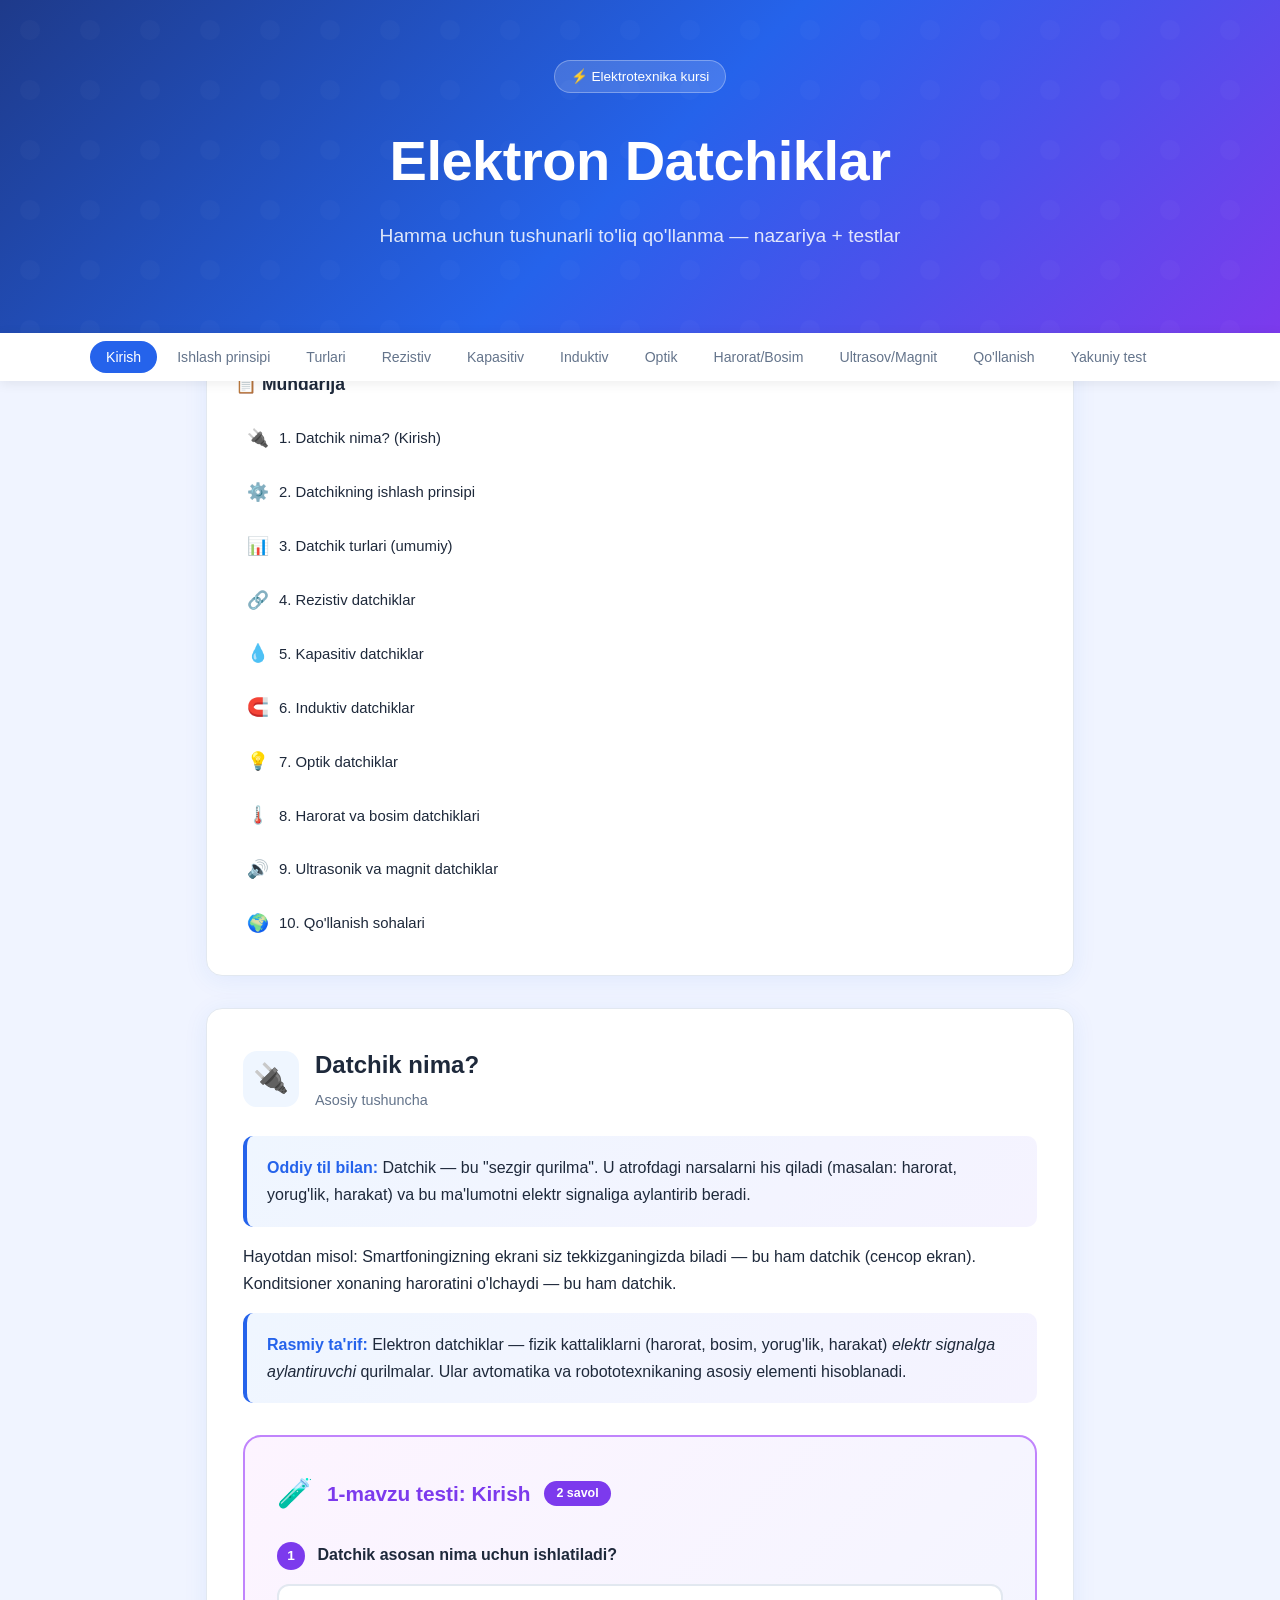
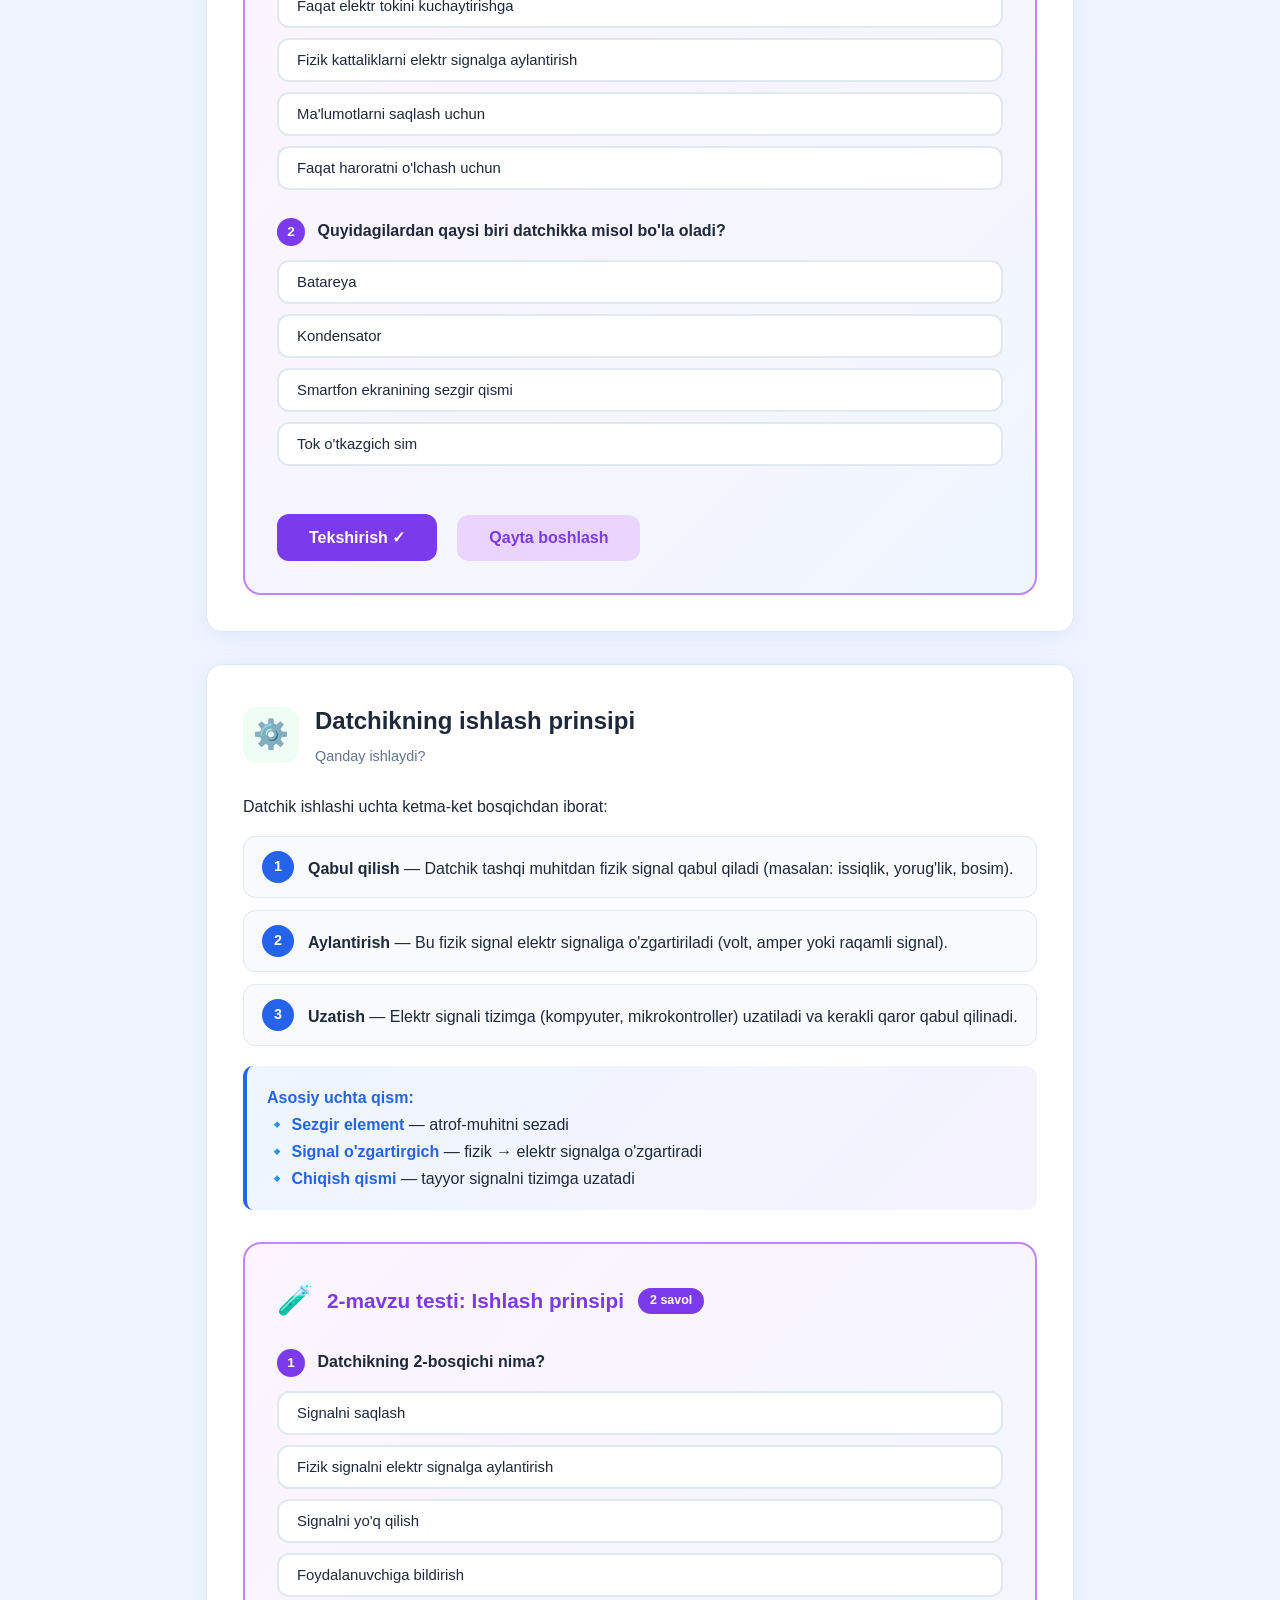
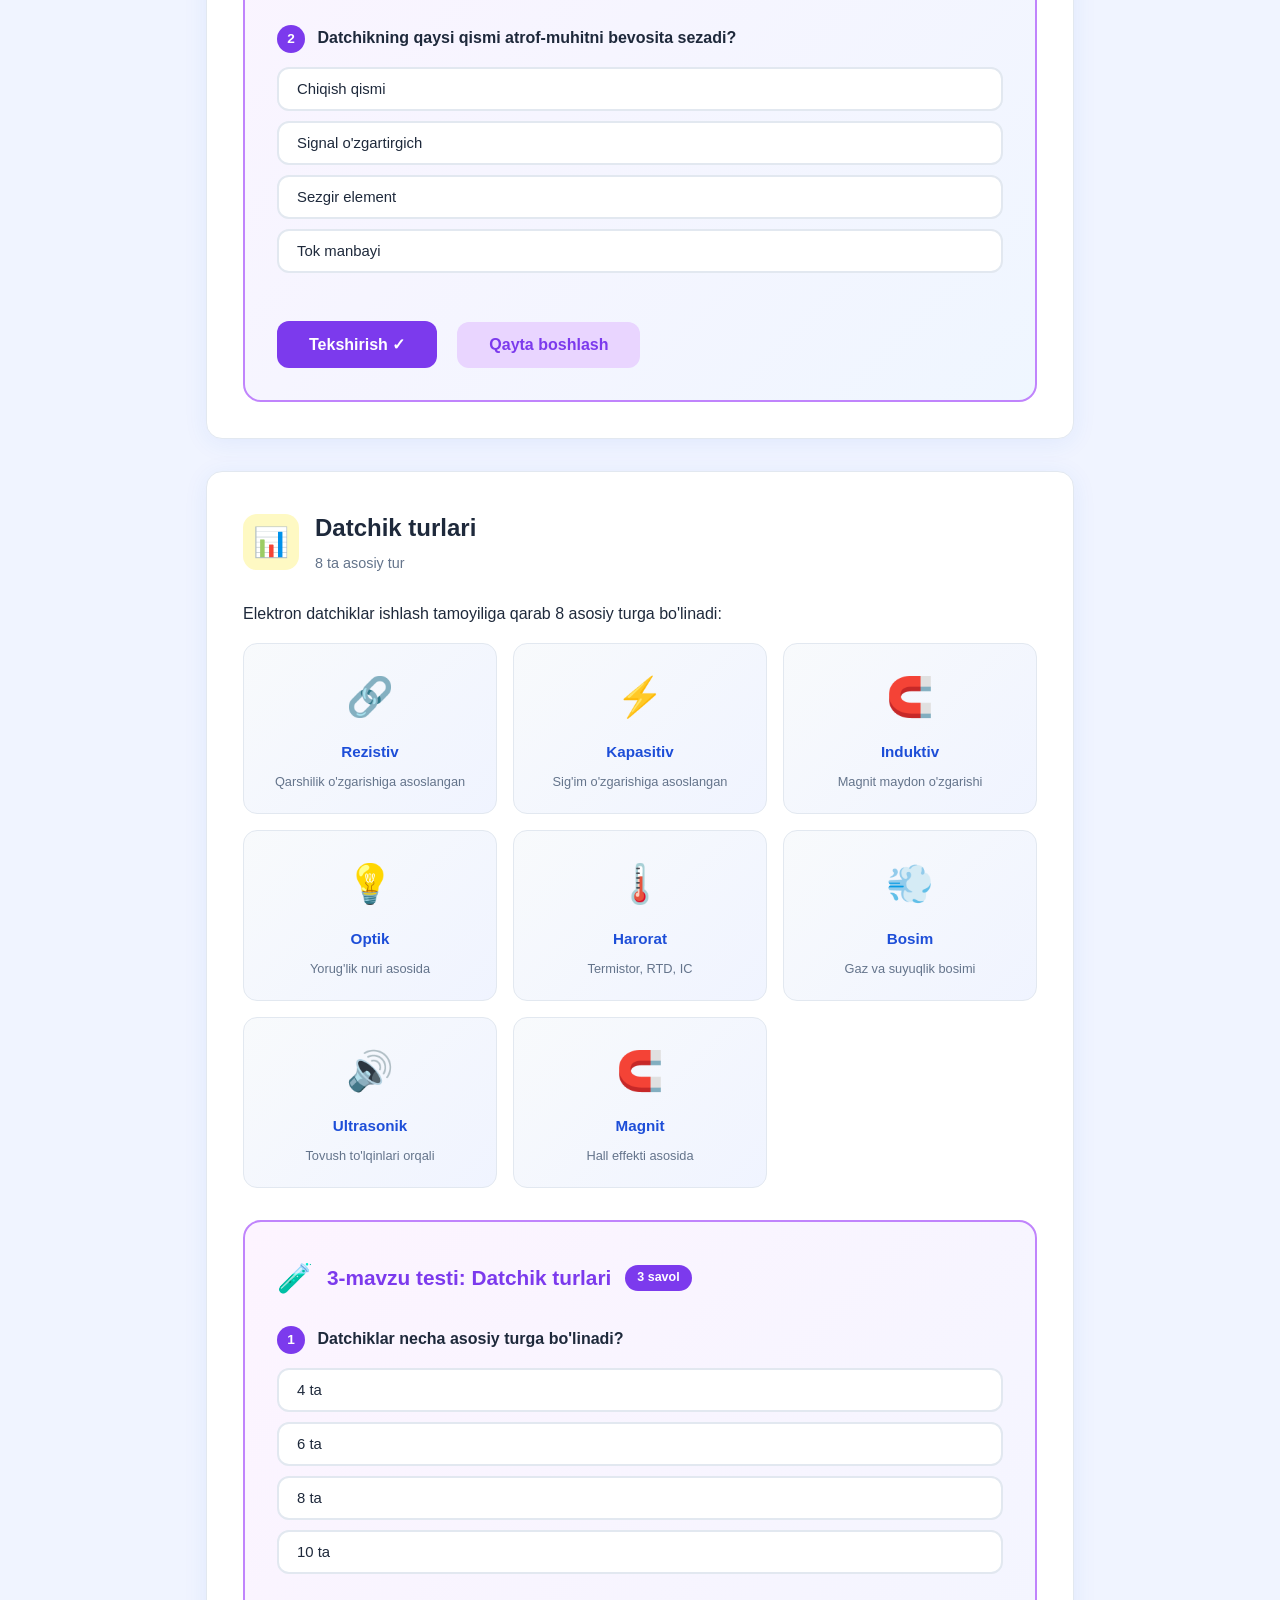
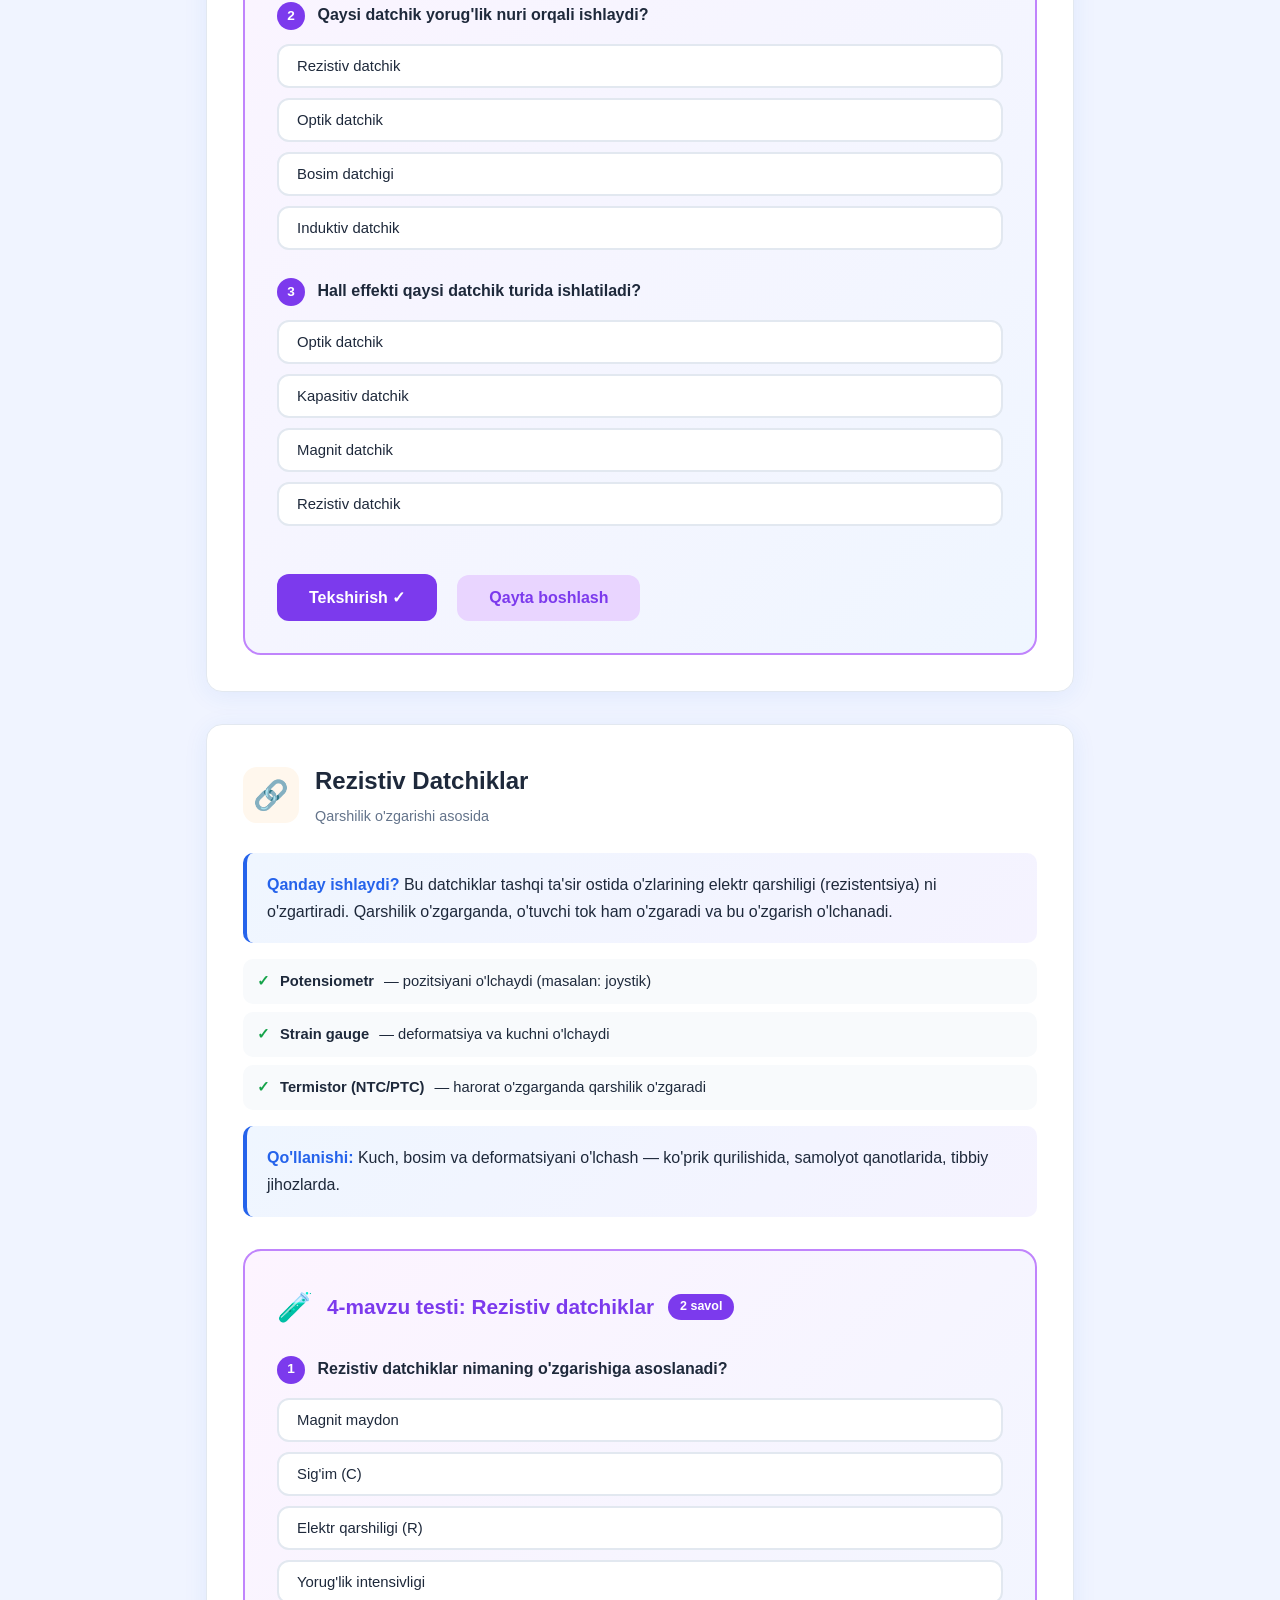
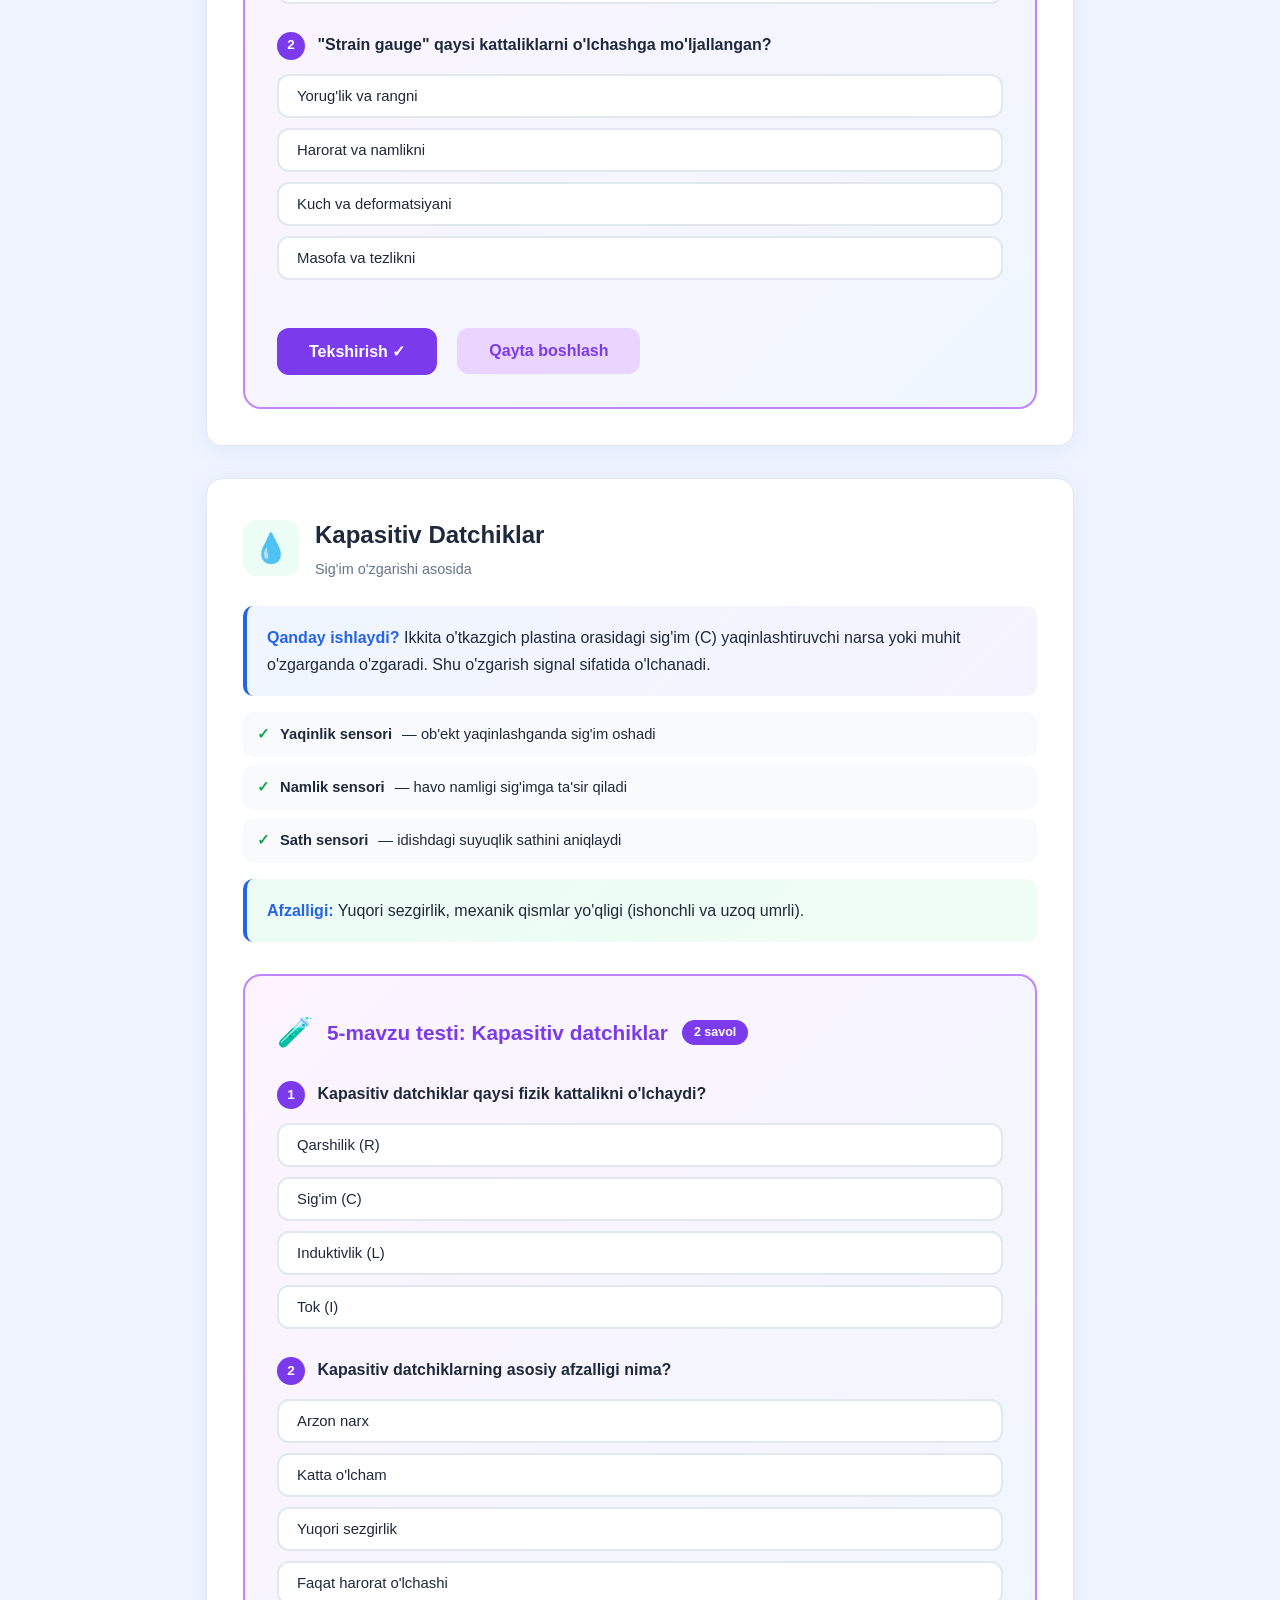
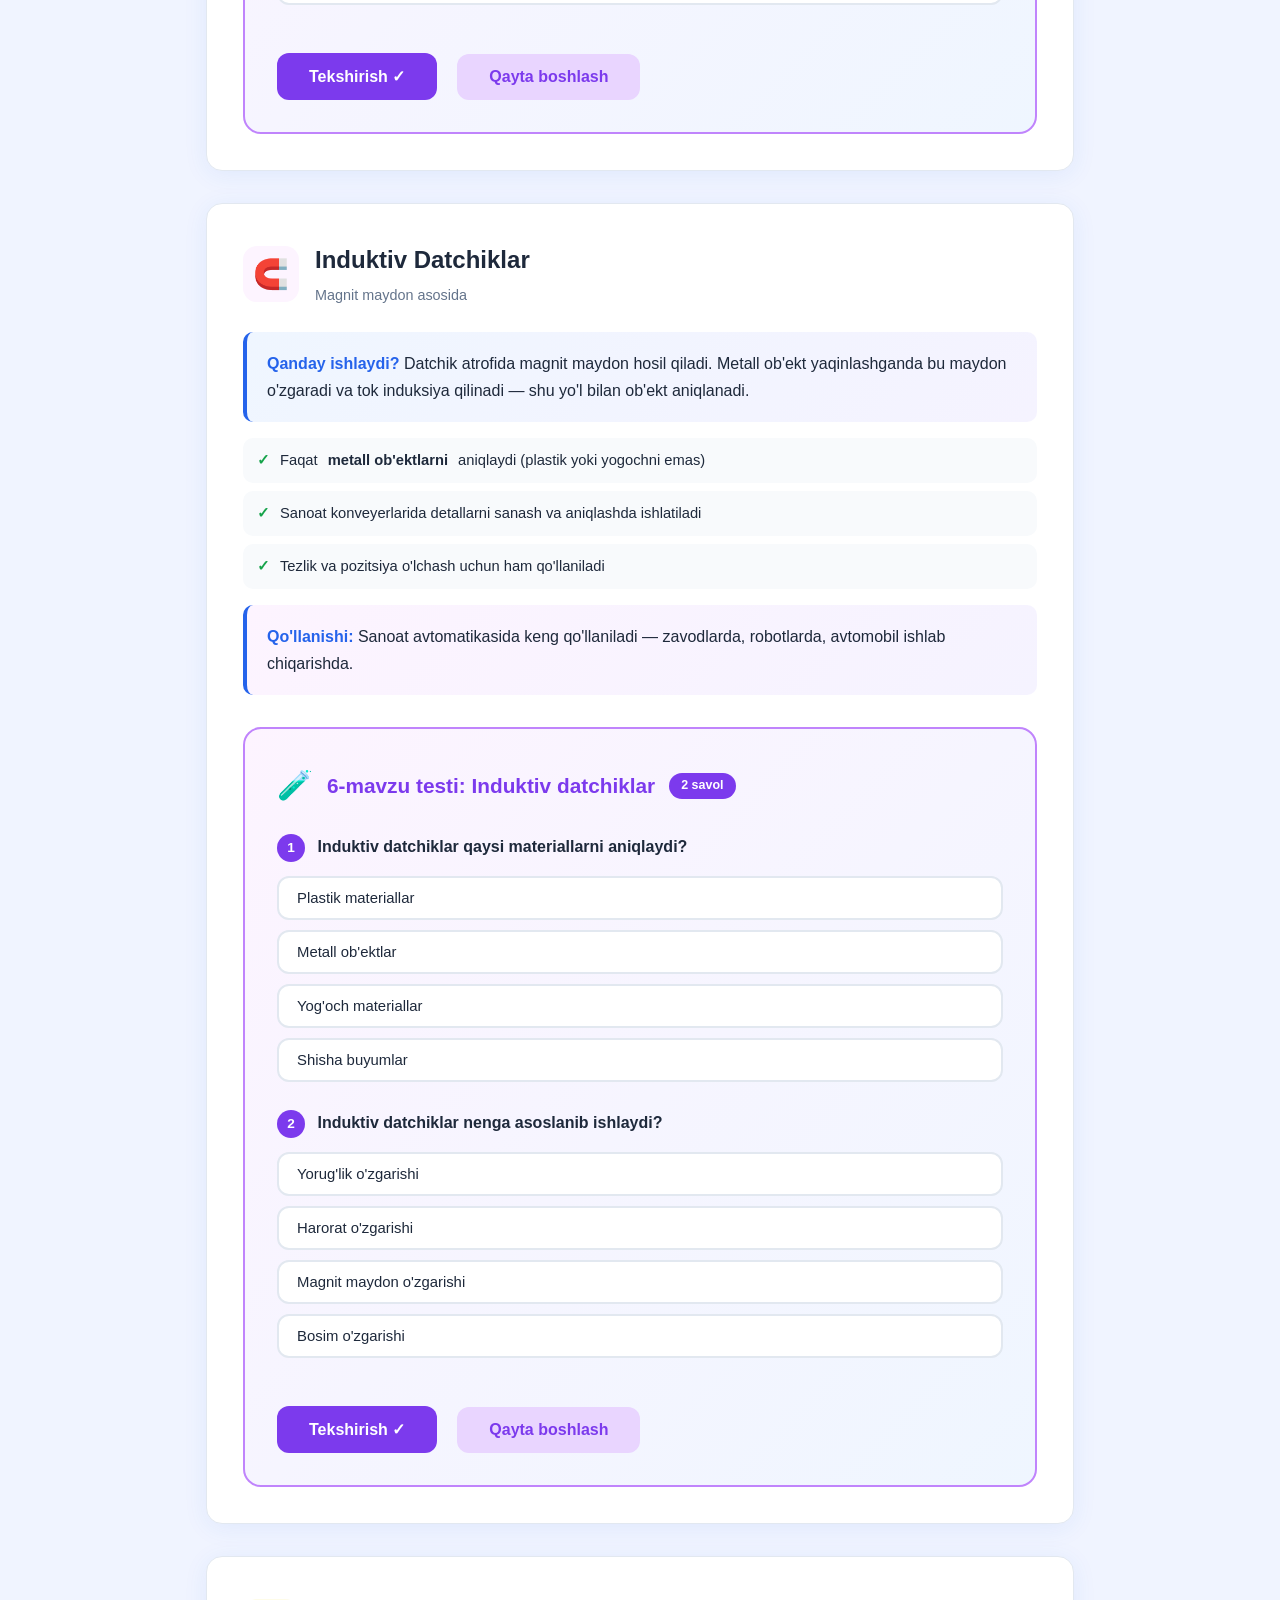
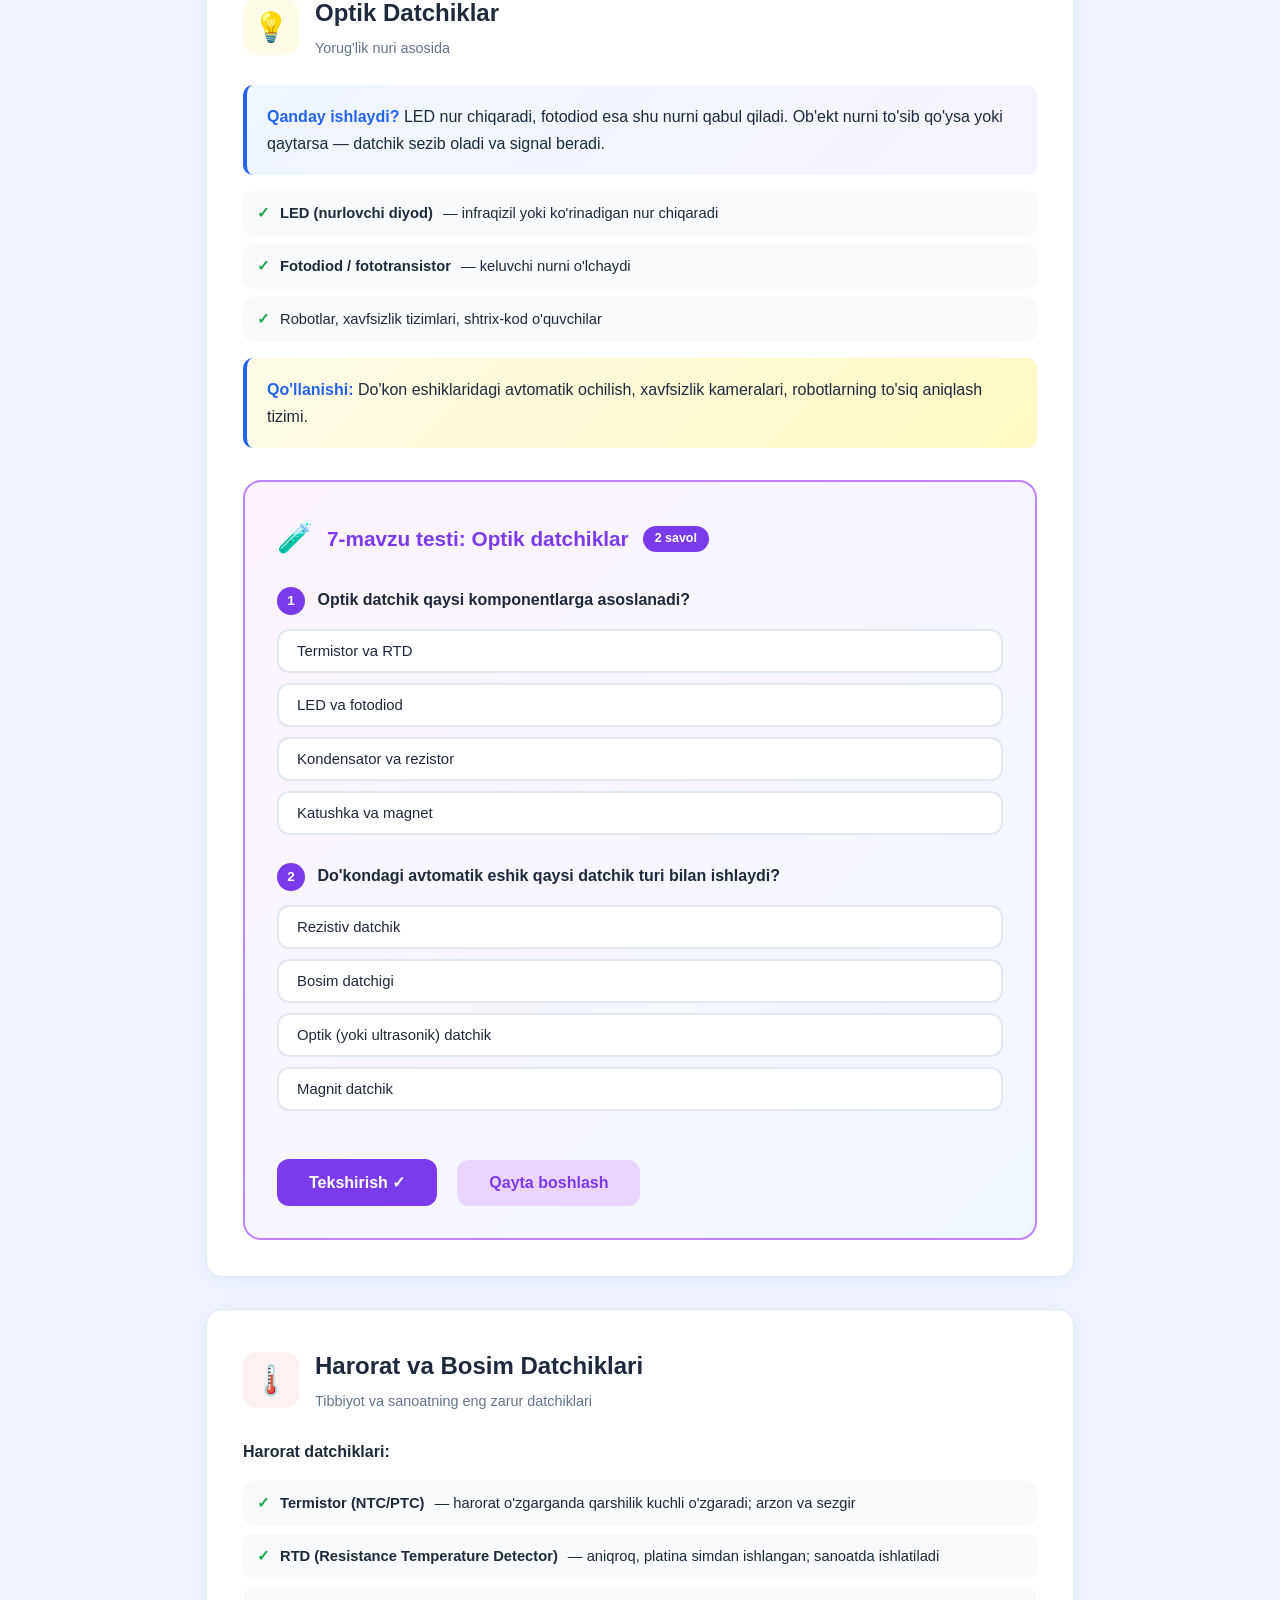
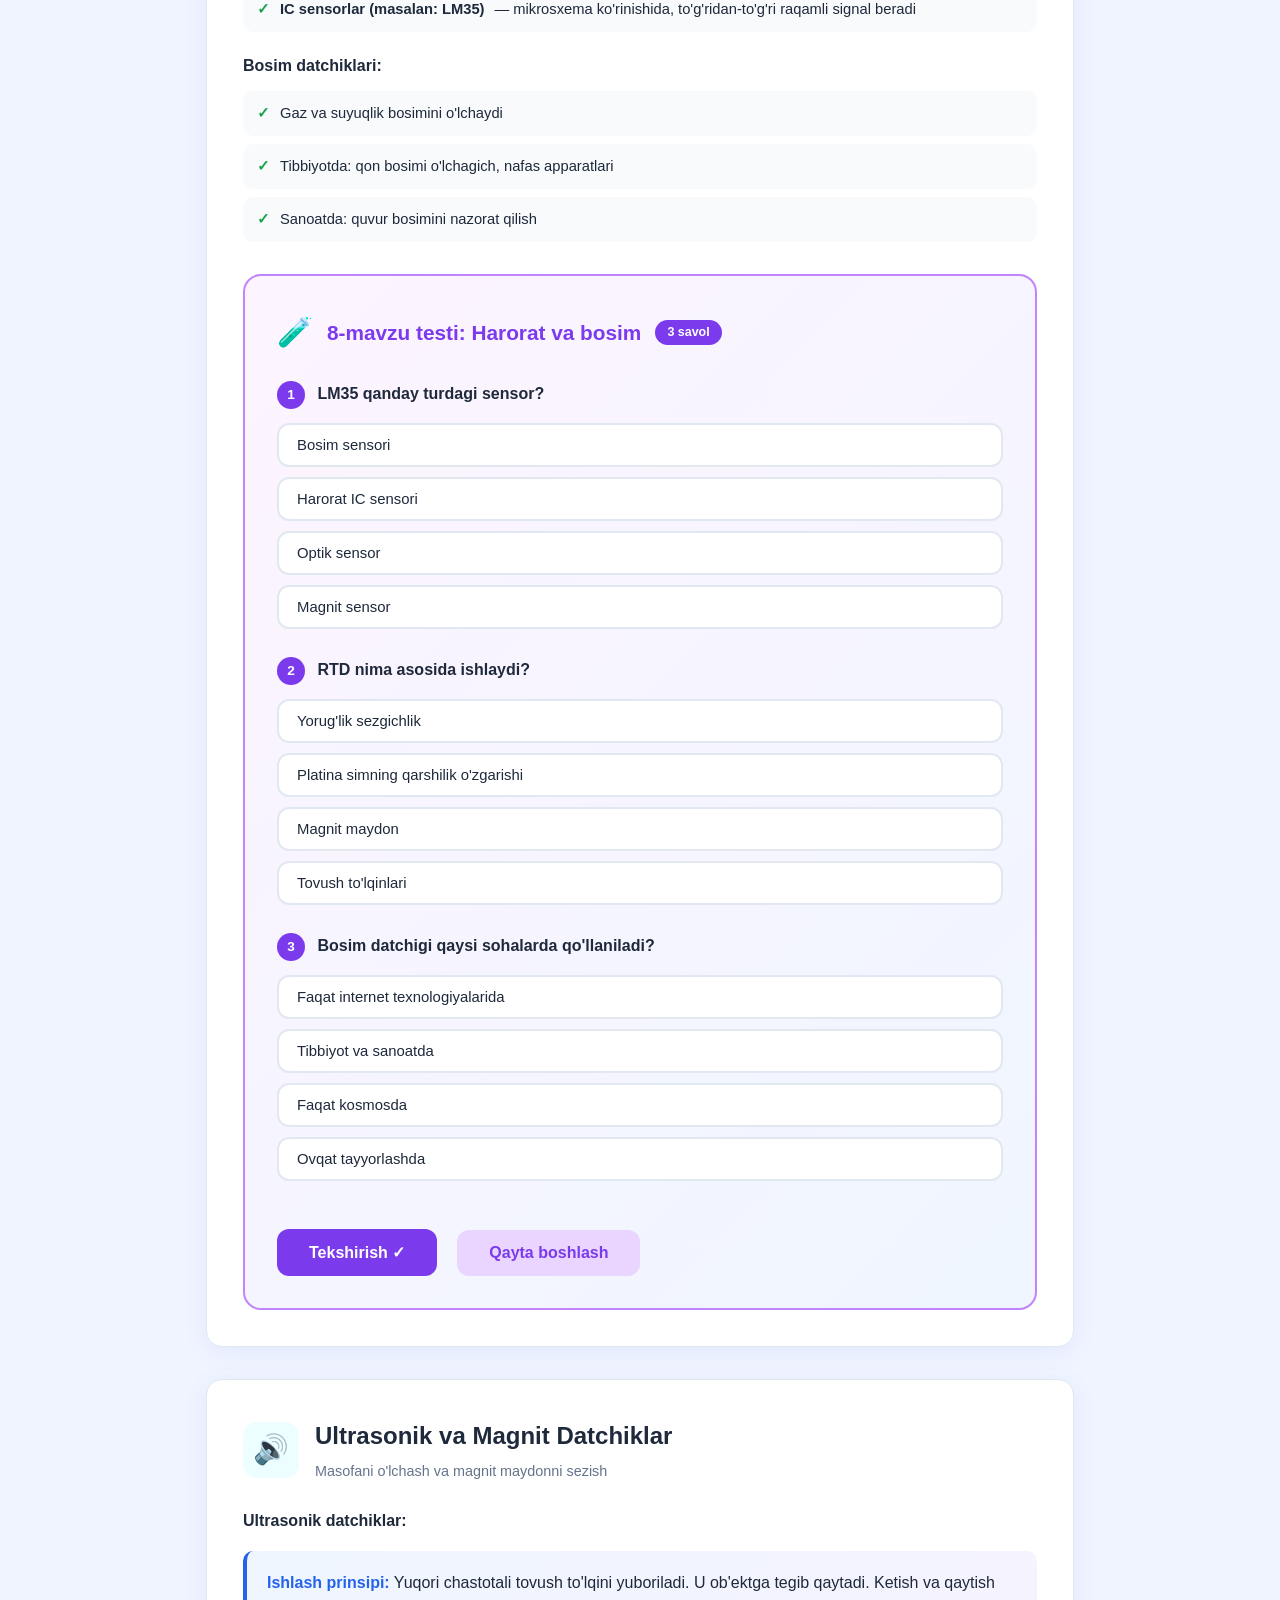
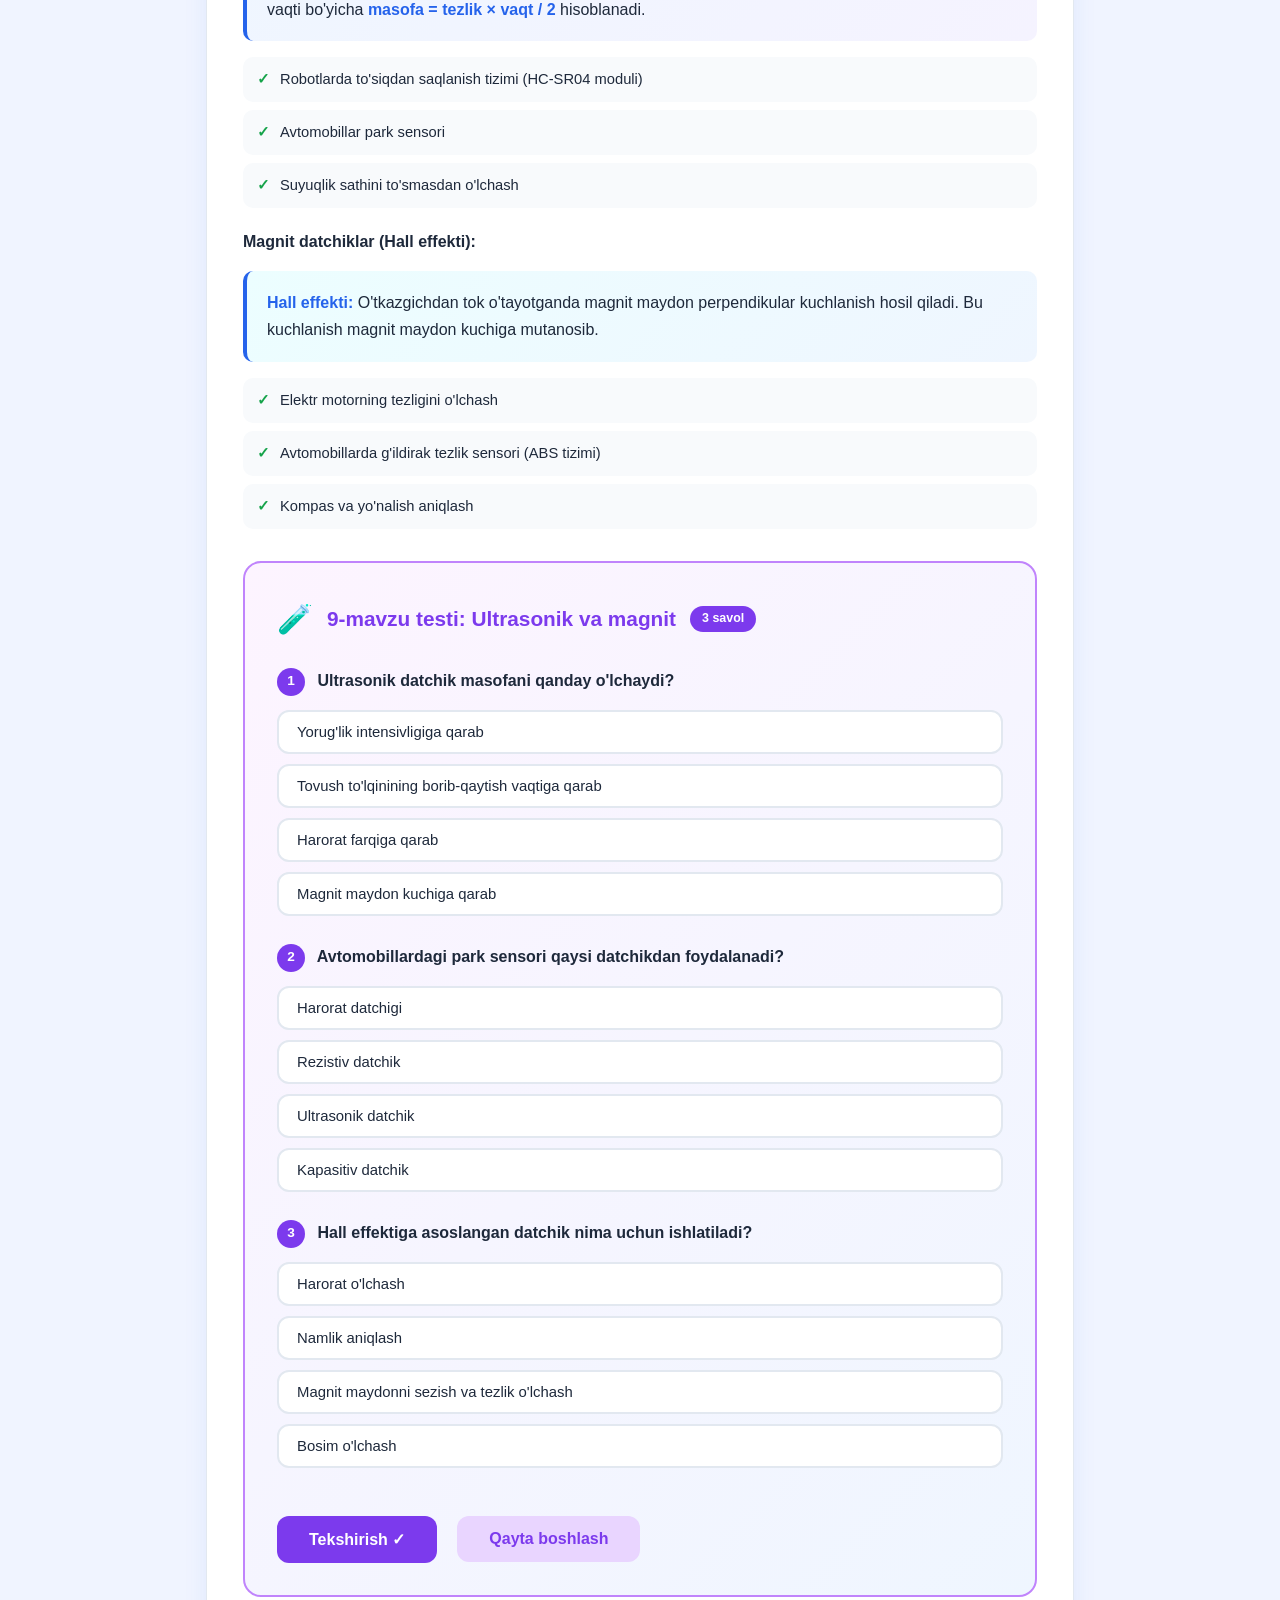
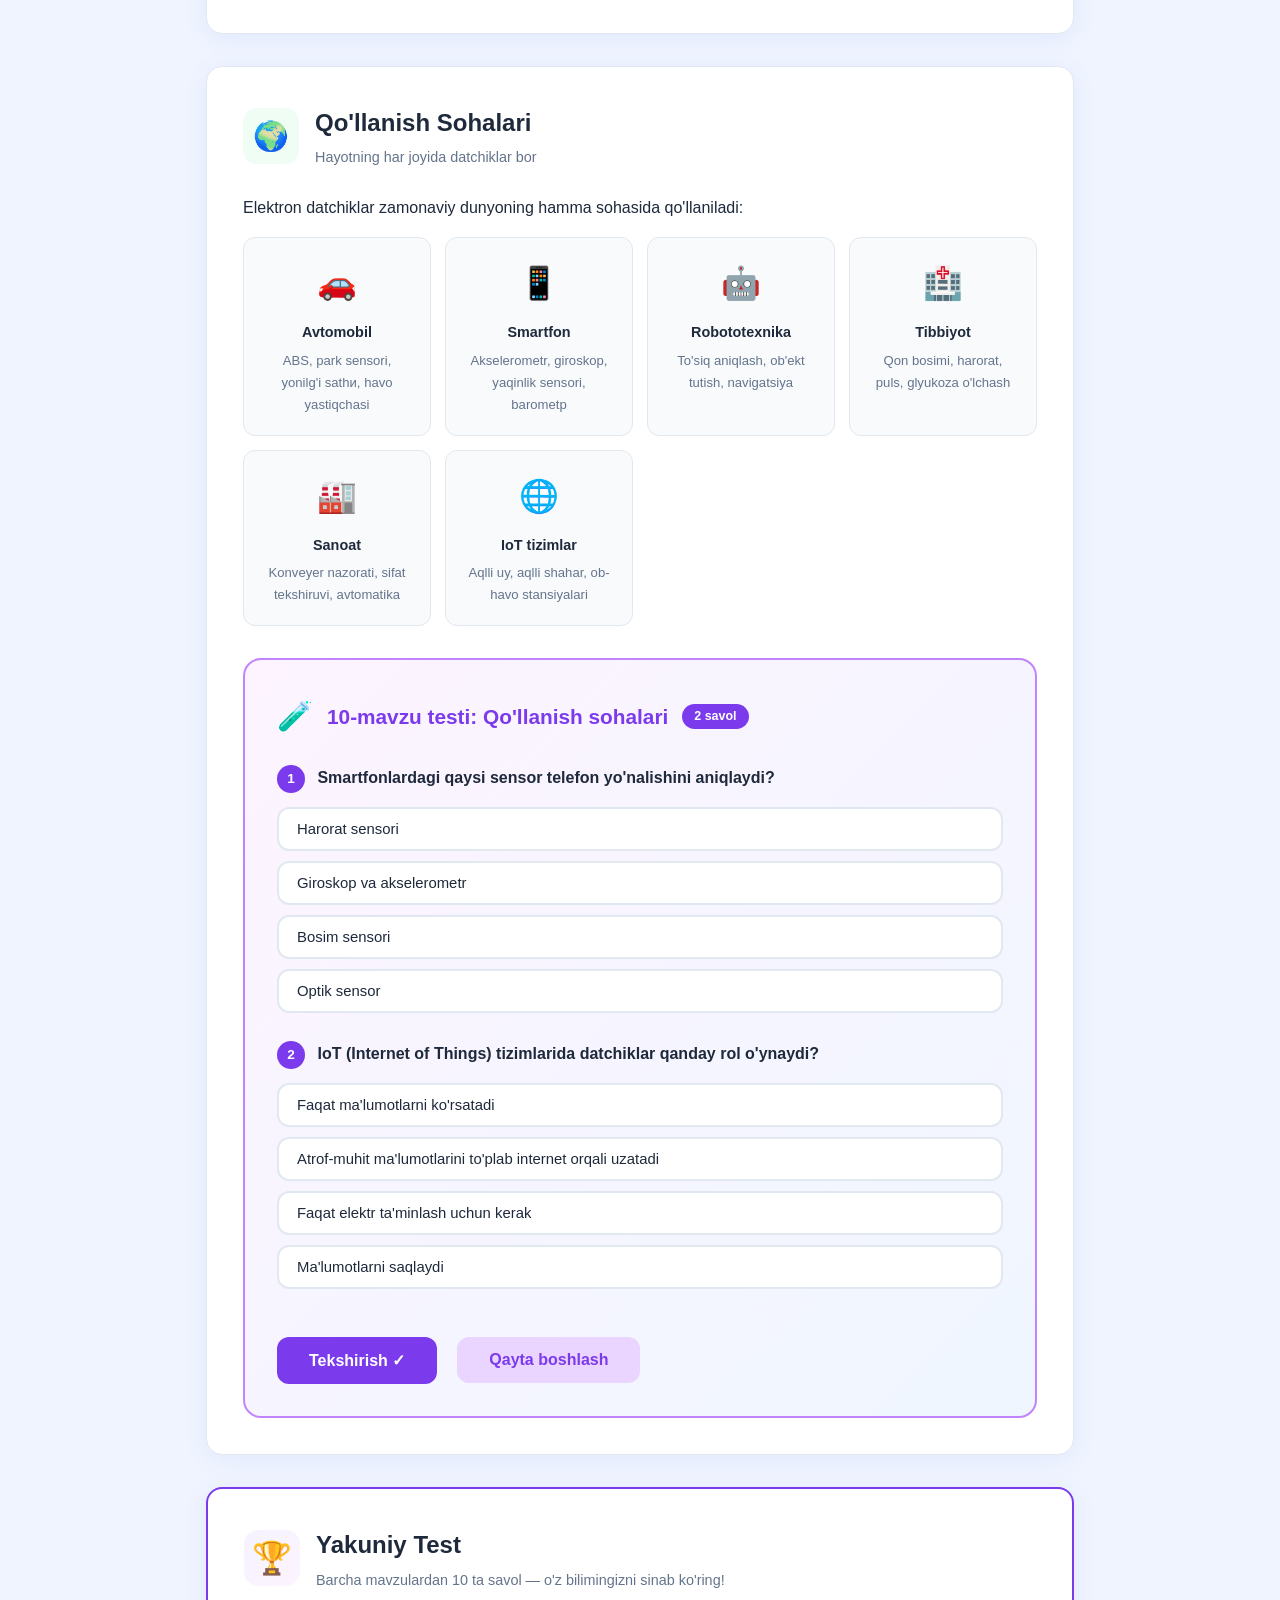
<file: index.html>
<!DOCTYPE html>
<html lang="uz">
<head>
  <meta charset="UTF-8" />
  <meta name="viewport" content="width=device-width, initial-scale=1.0" />
  <title>Elektron Datchiklar — O'quv Qo'llanma</title>
  <style>
    :root {
      --primary: #2563eb;
      --primary-dark: #1d4ed8;
      --secondary: #7c3aed;
      --accent: #06b6d4;
      --success: #16a34a;
      --error: #dc2626;
      --warning: #d97706;
      --bg: #f0f4ff;
      --card: #ffffff;
      --text: #1e293b;
      --text-muted: #64748b;
      --border: #e2e8f0;
      --radius: 16px;
      --shadow: 0 4px 24px rgba(37,99,235,0.08);
    }

    * { box-sizing: border-box; margin: 0; padding: 0; }

    body {
      font-family: 'Segoe UI', Tahoma, Geneva, Verdana, sans-serif;
      background: var(--bg);
      color: var(--text);
      line-height: 1.7;
    }

    /* ── HEADER ── */
    header {
      background: linear-gradient(135deg, #1e3a8a 0%, #2563eb 50%, #7c3aed 100%);
      color: white;
      padding: 60px 24px 80px;
      text-align: center;
      position: relative;
      overflow: hidden;
    }
    header::before {
      content: '';
      position: absolute;
      inset: 0;
      background: url("data:image/svg+xml,%3Csvg width='60' height='60' viewBox='0 0 60 60' xmlns='http://www.w3.org/2000/svg'%3E%3Cg fill='none' fill-rule='evenodd'%3E%3Cg fill='%23ffffff' fill-opacity='0.05'%3E%3Ccircle cx='30' cy='30' r='10'/%3E%3C/g%3E%3C/g%3E%3C/svg%3E");
      opacity: 0.4;
    }
    header h1 { font-size: clamp(2rem, 5vw, 3.5rem); font-weight: 800; position: relative; letter-spacing: -0.5px; }
    header p  { font-size: 1.2rem; margin-top: 12px; opacity: 0.85; position: relative; }
    .header-badge {
      display: inline-block;
      background: rgba(255,255,255,0.15);
      border: 1px solid rgba(255,255,255,0.3);
      border-radius: 999px;
      padding: 4px 16px;
      font-size: 0.85rem;
      margin-bottom: 20px;
      position: relative;
    }

    /* ── NAV ── */
    nav {
      position: sticky;
      top: 0;
      z-index: 100;
      background: white;
      box-shadow: 0 2px 12px rgba(0,0,0,0.08);
      padding: 0 16px;
    }
    .nav-inner {
      max-width: 1100px;
      margin: auto;
      display: flex;
      gap: 4px;
      overflow-x: auto;
      scrollbar-width: none;
      padding: 8px 0;
    }
    .nav-inner::-webkit-scrollbar { display: none; }
    .nav-btn {
      white-space: nowrap;
      background: none;
      border: none;
      cursor: pointer;
      padding: 8px 16px;
      border-radius: 999px;
      font-size: 0.88rem;
      font-weight: 500;
      color: var(--text-muted);
      transition: all 0.2s;
    }
    .nav-btn:hover, .nav-btn.active {
      background: var(--primary);
      color: white;
    }

    /* ── MAIN ── */
    main { max-width: 900px; margin: -40px auto 60px; padding: 0 16px; }

    /* ── CARDS ── */
    .card {
      background: var(--card);
      border-radius: var(--radius);
      box-shadow: var(--shadow);
      padding: 36px;
      margin-bottom: 32px;
      border: 1px solid var(--border);
      scroll-margin-top: 72px;
    }

    .card-header {
      display: flex;
      align-items: center;
      gap: 16px;
      margin-bottom: 24px;
    }
    .card-icon {
      width: 56px;
      height: 56px;
      border-radius: 14px;
      display: flex;
      align-items: center;
      justify-content: center;
      font-size: 1.8rem;
      flex-shrink: 0;
    }
    .card h2 { font-size: 1.5rem; font-weight: 700; }
    .card-subtitle { color: var(--text-muted); font-size: 0.9rem; margin-top: 2px; }

    /* ── HIGHLIGHT BOX ── */
    .highlight {
      background: linear-gradient(135deg, #eff6ff, #f5f3ff);
      border-left: 4px solid var(--primary);
      border-radius: 10px;
      padding: 18px 20px;
      margin: 16px 0;
      font-size: 1rem;
    }
    .highlight strong { color: var(--primary); }

    /* ── STEP BOX ── */
    .steps { display: flex; flex-direction: column; gap: 12px; margin: 16px 0; }
    .step {
      display: flex;
      align-items: flex-start;
      gap: 14px;
      background: #f8fafc;
      border-radius: 12px;
      padding: 14px 18px;
      border: 1px solid var(--border);
    }
    .step-num {
      width: 32px;
      height: 32px;
      border-radius: 50%;
      background: var(--primary);
      color: white;
      font-weight: 700;
      display: flex;
      align-items: center;
      justify-content: center;
      flex-shrink: 0;
      font-size: 0.9rem;
    }
    .step-text { padding-top: 4px; }

    /* ── SENSOR GRID ── */
    .sensor-grid {
      display: grid;
      grid-template-columns: repeat(auto-fill, minmax(200px, 1fr));
      gap: 16px;
      margin-top: 16px;
    }
    .sensor-card {
      background: linear-gradient(135deg, #f8fafc, #f0f4ff);
      border: 1px solid var(--border);
      border-radius: 14px;
      padding: 20px;
      text-align: center;
      transition: transform 0.2s, box-shadow 0.2s;
      cursor: default;
    }
    .sensor-card:hover { transform: translateY(-4px); box-shadow: 0 8px 24px rgba(37,99,235,0.12); }
    .sensor-card .sc-icon { font-size: 2.4rem; margin-bottom: 10px; }
    .sensor-card h4 { font-size: 0.95rem; font-weight: 600; color: var(--primary-dark); }
    .sensor-card p { font-size: 0.8rem; color: var(--text-muted); margin-top: 6px; }

    /* ── DETAIL SECTIONS ── */
    .detail-section {
      border: 1px solid var(--border);
      border-radius: 14px;
      overflow: hidden;
      margin: 16px 0;
    }
    .detail-header {
      display: flex;
      align-items: center;
      gap: 12px;
      padding: 16px 20px;
      font-weight: 600;
      font-size: 1rem;
      cursor: pointer;
      user-select: none;
      transition: background 0.2s;
    }
    .detail-header:hover { background: #f8faff; }
    .detail-body { padding: 0 20px 20px; display: none; }
    .detail-body.open { display: block; }
    .detail-icon { font-size: 1.5rem; }
    .detail-arrow { margin-left: auto; transition: transform 0.3s; }
    .detail-header.open .detail-arrow { transform: rotate(180deg); }

    .info-list { list-style: none; display: flex; flex-direction: column; gap: 8px; margin-top: 12px; }
    .info-list li {
      display: flex;
      align-items: flex-start;
      gap: 10px;
      padding: 10px 14px;
      background: #f8fafc;
      border-radius: 10px;
      font-size: 0.92rem;
    }
    .info-list li::before { content: '✓'; color: var(--success); font-weight: 700; flex-shrink: 0; }

    /* ── APP GRID ── */
    .app-grid {
      display: grid;
      grid-template-columns: repeat(auto-fill, minmax(160px, 1fr));
      gap: 14px;
      margin-top: 16px;
    }
    .app-item {
      background: #f8fafc;
      border: 1px solid var(--border);
      border-radius: 12px;
      padding: 18px;
      text-align: center;
    }
    .app-item .ai { font-size: 2rem; margin-bottom: 8px; }
    .app-item p { font-size: 0.82rem; color: var(--text-muted); margin-top: 4px; }
    .app-item strong { font-size: 0.9rem; }

    /* ── QUIZ ── */
    .quiz-section {
      background: linear-gradient(135deg, #fdf4ff, #eff6ff);
      border: 2px solid #c084fc;
      border-radius: 18px;
      padding: 32px;
      margin-top: 32px;
    }
    .quiz-header { display: flex; align-items: center; gap: 14px; margin-bottom: 24px; }
    .quiz-header h3 { font-size: 1.3rem; font-weight: 700; color: var(--secondary); }
    .quiz-badge {
      background: var(--secondary);
      color: white;
      border-radius: 999px;
      padding: 2px 12px;
      font-size: 0.78rem;
      font-weight: 600;
    }

    .question-block { margin-bottom: 28px; }
    .question-block .q-text {
      font-weight: 600;
      font-size: 1rem;
      margin-bottom: 14px;
      line-height: 1.5;
    }
    .q-num {
      display: inline-flex;
      align-items: center;
      justify-content: center;
      width: 28px;
      height: 28px;
      background: var(--secondary);
      color: white;
      border-radius: 50%;
      font-size: 0.85rem;
      font-weight: 700;
      margin-right: 8px;
      flex-shrink: 0;
    }
    .options { display: flex; flex-direction: column; gap: 10px; }
    .option-btn {
      background: white;
      border: 2px solid var(--border);
      border-radius: 12px;
      padding: 12px 18px;
      text-align: left;
      cursor: pointer;
      font-size: 0.93rem;
      transition: all 0.2s;
      font-family: inherit;
      color: var(--text);
    }
    .option-btn:hover:not(:disabled) { border-color: var(--secondary); background: #fdf4ff; }
    .option-btn.correct { border-color: var(--success); background: #f0fdf4; color: #166534; }
    .option-btn.wrong   { border-color: var(--error);   background: #fff1f2; color: #991b1b; }
    .option-btn:disabled { cursor: default; }

    .feedback {
      margin-top: 10px;
      padding: 10px 14px;
      border-radius: 10px;
      font-size: 0.9rem;
      font-weight: 500;
      display: none;
    }
    .feedback.show { display: block; }
    .feedback.correct-fb { background: #f0fdf4; color: #166534; border: 1px solid #86efac; }
    .feedback.wrong-fb   { background: #fff1f2; color: #991b1b; border: 1px solid #fca5a5; }

    .quiz-score-box {
      background: white;
      border: 2px solid #c084fc;
      border-radius: 14px;
      padding: 20px 24px;
      text-align: center;
      margin-top: 24px;
      display: none;
    }
    .quiz-score-box.show { display: block; }
    .score-num { font-size: 2.5rem; font-weight: 800; color: var(--secondary); }
    .score-label { color: var(--text-muted); font-size: 0.9rem; }
    .score-msg { font-size: 1rem; font-weight: 600; margin-top: 8px; }

    .check-btn, .reset-btn {
      margin-top: 20px;
      padding: 14px 32px;
      border-radius: 12px;
      font-size: 1rem;
      font-weight: 600;
      cursor: pointer;
      border: none;
      transition: all 0.2s;
      font-family: inherit;
    }
    .check-btn { background: var(--secondary); color: white; }
    .check-btn:hover { background: #6d28d9; }
    .reset-btn { background: #e9d5ff; color: var(--secondary); margin-left: 12px; }
    .reset-btn:hover { background: #ddd6fe; }

    /* ── PROGRESS BAR ── */
    .progress-bar-wrap { height: 6px; background: #e2e8f0; border-radius: 999px; margin: 16px 0; }
    .progress-bar-fill { height: 100%; background: linear-gradient(90deg, var(--primary), var(--secondary)); border-radius: 999px; transition: width 0.5s; }

    /* ── TOC ── */
    .toc-card {
      background: white;
      border-radius: var(--radius);
      box-shadow: var(--shadow);
      padding: 28px;
      margin-bottom: 32px;
      border: 1px solid var(--border);
    }
    .toc-card h3 { font-size: 1.1rem; font-weight: 700; margin-bottom: 16px; }
    .toc-list { list-style: none; display: flex; flex-direction: column; gap: 8px; }
    .toc-list a {
      display: flex;
      align-items: center;
      gap: 10px;
      text-decoration: none;
      color: var(--text);
      font-size: 0.93rem;
      padding: 8px 12px;
      border-radius: 10px;
      transition: background 0.2s;
    }
    .toc-list a:hover { background: #eff6ff; color: var(--primary); }
    .toc-list a .toc-icon { font-size: 1.1rem; }

    /* ── FOOTER ── */
    footer {
      background: #1e293b;
      color: #94a3b8;
      text-align: center;
      padding: 32px 16px;
      font-size: 0.88rem;
    }

    @media (max-width: 600px) {
      .card { padding: 22px 18px; }
      .quiz-section { padding: 22px 18px; }
      .sensor-grid { grid-template-columns: 1fr 1fr; }
    }
  </style>
</head>
<body>

<header>
  <div class="header-badge">⚡ Elektrotexnika kursi</div>
  <h1>Elektron Datchiklar</h1>
  <p>Hamma uchun tushunarli to'liq qo'llanma — nazariya + testlar</p>
</header>

<nav>
  <div class="nav-inner">
    <button class="nav-btn active" onclick="goTo('intro', this)">Kirish</button>
    <button class="nav-btn" onclick="goTo('principle', this)">Ishlash prinsipi</button>
    <button class="nav-btn" onclick="goTo('types', this)">Turlari</button>
    <button class="nav-btn" onclick="goTo('resistive', this)">Rezistiv</button>
    <button class="nav-btn" onclick="goTo('capacitive', this)">Kapasitiv</button>
    <button class="nav-btn" onclick="goTo('inductive', this)">Induktiv</button>
    <button class="nav-btn" onclick="goTo('optical', this)">Optik</button>
    <button class="nav-btn" onclick="goTo('temp-pressure', this)">Harorat/Bosim</button>
    <button class="nav-btn" onclick="goTo('ultra-mag', this)">Ultrasov/Magnit</button>
    <button class="nav-btn" onclick="goTo('applications', this)">Qo'llanish</button>
    <button class="nav-btn" onclick="goTo('final-test', this)">Yakuniy test</button>
  </div>
</nav>

<main>

  <!-- TABLE OF CONTENTS -->
  <div class="toc-card">
    <h3>📋 Mundarija</h3>
    <ul class="toc-list">
      <li><a href="#intro"><span class="toc-icon">🔌</span> 1. Datchik nima? (Kirish)</a></li>
      <li><a href="#principle"><span class="toc-icon">⚙️</span> 2. Datchikning ishlash prinsipi</a></li>
      <li><a href="#types"><span class="toc-icon">📊</span> 3. Datchik turlari (umumiy)</a></li>
      <li><a href="#resistive"><span class="toc-icon">🔗</span> 4. Rezistiv datchiklar</a></li>
      <li><a href="#capacitive"><span class="toc-icon">💧</span> 5. Kapasitiv datchiklar</a></li>
      <li><a href="#inductive"><span class="toc-icon">🧲</span> 6. Induktiv datchiklar</a></li>
      <li><a href="#optical"><span class="toc-icon">💡</span> 7. Optik datchiklar</a></li>
      <li><a href="#temp-pressure"><span class="toc-icon">🌡️</span> 8. Harorat va bosim datchiklari</a></li>
      <li><a href="#ultra-mag"><span class="toc-icon">🔊</span> 9. Ultrasonik va magnit datchiklar</a></li>
      <li><a href="#applications"><span class="toc-icon">🌍</span> 10. Qo'llanish sohalari</a></li>
    </ul>
  </div>

  <!-- ═══ 1. KIRISH ═══ -->
  <div class="card" id="intro">
    <div class="card-header">
      <div class="card-icon" style="background:#eff6ff;">🔌</div>
      <div>
        <h2>Datchik nima?</h2>
        <div class="card-subtitle">Asosiy tushuncha</div>
      </div>
    </div>

    <div class="highlight">
      <strong>Oddiy til bilan:</strong> Datchik — bu "sezgir qurilma". U atrofdagi narsalarni his qiladi (masalan: harorat, yorug'lik, harakat) va bu ma'lumotni elektr signaliga aylantirib beradi.
    </div>

    <p style="margin:16px 0;">Hayotdan misol: Smartfoningizning ekrani siz tekkizganingizda biladi — bu ham datchik (сенсор ekran). Konditsioner xonaning haroratini o'lchaydi — bu ham datchik.</p>

    <div class="highlight">
      <strong>Rasmiy ta'rif:</strong> Elektron datchiklar — fizik kattaliklarni (harorat, bosim, yorug'lik, harakat) <em>elektr signalga aylantiruvchi</em> qurilmalar. Ular avtomatika va robototexnikaning asosiy elementi hisoblanadi.
    </div>

    <!-- QUIZ 1 -->
    <div class="quiz-section">
      <div class="quiz-header">
        <span style="font-size:1.8rem">🧪</span>
        <h3>1-mavzu testi: Kirish</h3>
        <span class="quiz-badge">2 savol</span>
      </div>

      <div id="quiz-intro">
        <div class="question-block">
          <p class="q-text"><span class="q-num">1</span> Datchik asosan nima uchun ishlatiladi?</p>
          <div class="options">
            <button class="option-btn" data-q="q1" data-val="a">Faqat elektr tokini kuchaytirishga</button>
            <button class="option-btn" data-q="q1" data-val="b">Fizik kattaliklarni elektr signalga aylantirish</button>
            <button class="option-btn" data-q="q1" data-val="c">Ma'lumotlarni saqlash uchun</button>
            <button class="option-btn" data-q="q1" data-val="d">Faqat haroratni o'lchash uchun</button>
          </div>
          <div class="feedback" id="fb-q1"></div>
        </div>

        <div class="question-block">
          <p class="q-text"><span class="q-num">2</span> Quyidagilardan qaysi biri datchikka misol bo'la oladi?</p>
          <div class="options">
            <button class="option-btn" data-q="q2" data-val="a">Batareya</button>
            <button class="option-btn" data-q="q2" data-val="b">Kondensator</button>
            <button class="option-btn" data-q="q2" data-val="c">Smartfon ekranining sezgir qismi</button>
            <button class="option-btn" data-q="q2" data-val="d">Tok o'tkazgich sim</button>
          </div>
          <div class="feedback" id="fb-q2"></div>
        </div>

        <div style="display:flex;align-items:center;flex-wrap:wrap;gap:8px;">
          <button class="check-btn" onclick="checkQuiz('quiz-intro')">Tekshirish ✓</button>
          <button class="reset-btn" onclick="resetQuiz('quiz-intro')">Qayta boshlash</button>
        </div>
        <div class="quiz-score-box" id="score-quiz-intro"></div>
      </div>
    </div>
  </div>

  <!-- ═══ 2. ISHLASH PRINSIPI ═══ -->
  <div class="card" id="principle">
    <div class="card-header">
      <div class="card-icon" style="background:#f0fdf4;">⚙️</div>
      <div>
        <h2>Datchikning ishlash prinsipi</h2>
        <div class="card-subtitle">Qanday ishlaydi?</div>
      </div>
    </div>

    <p style="margin-bottom:16px;">Datchik ishlashi uchta ketma-ket bosqichdan iborat:</p>

    <div class="steps">
      <div class="step">
        <div class="step-num">1</div>
        <div class="step-text">
          <strong>Qabul qilish</strong> — Datchik tashqi muhitdan fizik signal qabul qiladi (masalan: issiqlik, yorug'lik, bosim).
        </div>
      </div>
      <div class="step">
        <div class="step-num">2</div>
        <div class="step-text">
          <strong>Aylantirish</strong> — Bu fizik signal elektr signaliga o'zgartiriladi (volt, amper yoki raqamli signal).
        </div>
      </div>
      <div class="step">
        <div class="step-num">3</div>
        <div class="step-text">
          <strong>Uzatish</strong> — Elektr signali tizimga (kompyuter, mikrokontroller) uzatiladi va kerakli qaror qabul qilinadi.
        </div>
      </div>
    </div>

    <div class="highlight" style="margin-top:20px;">
      <strong>Asosiy uchta qism:</strong> <br>
      🔹 <strong>Sezgir element</strong> — atrof-muhitni sezadi<br>
      🔹 <strong>Signal o'zgartirgich</strong> — fizik → elektr signalga o'zgartiradi<br>
      🔹 <strong>Chiqish qismi</strong> — tayyor signalni tizimga uzatadi
    </div>

    <!-- QUIZ 2 -->
    <div class="quiz-section">
      <div class="quiz-header">
        <span style="font-size:1.8rem">🧪</span>
        <h3>2-mavzu testi: Ishlash prinsipi</h3>
        <span class="quiz-badge">2 savol</span>
      </div>

      <div id="quiz-principle">
        <div class="question-block">
          <p class="q-text"><span class="q-num">1</span> Datchikning 2-bosqichi nima?</p>
          <div class="options">
            <button class="option-btn" data-q="p1" data-val="a">Signalni saqlash</button>
            <button class="option-btn" data-q="p1" data-val="b">Fizik signalni elektr signalga aylantirish</button>
            <button class="option-btn" data-q="p1" data-val="c">Signalni yo'q qilish</button>
            <button class="option-btn" data-q="p1" data-val="d">Foydalanuvchiga bildirish</button>
          </div>
          <div class="feedback" id="fb-p1"></div>
        </div>

        <div class="question-block">
          <p class="q-text"><span class="q-num">2</span> Datchikning qaysi qismi atrof-muhitni bevosita sezadi?</p>
          <div class="options">
            <button class="option-btn" data-q="p2" data-val="a">Chiqish qismi</button>
            <button class="option-btn" data-q="p2" data-val="b">Signal o'zgartirgich</button>
            <button class="option-btn" data-q="p2" data-val="c">Sezgir element</button>
            <button class="option-btn" data-q="p2" data-val="d">Tok manbayi</button>
          </div>
          <div class="feedback" id="fb-p2"></div>
        </div>

        <div style="display:flex;align-items:center;flex-wrap:wrap;gap:8px;">
          <button class="check-btn" onclick="checkQuiz('quiz-principle')">Tekshirish ✓</button>
          <button class="reset-btn" onclick="resetQuiz('quiz-principle')">Qayta boshlash</button>
        </div>
        <div class="quiz-score-box" id="score-quiz-principle"></div>
      </div>
    </div>
  </div>

  <!-- ═══ 3. TURLARI ═══ -->
  <div class="card" id="types">
    <div class="card-header">
      <div class="card-icon" style="background:#fef9c3;">📊</div>
      <div>
        <h2>Datchik turlari</h2>
        <div class="card-subtitle">8 ta asosiy tur</div>
      </div>
    </div>

    <p style="margin-bottom:16px;">Elektron datchiklar ishlash tamoyiliga qarab 8 asosiy turga bo'linadi:</p>

    <div class="sensor-grid">
      <div class="sensor-card">
        <div class="sc-icon">🔗</div>
        <h4>Rezistiv</h4>
        <p>Qarshilik o'zgarishiga asoslangan</p>
      </div>
      <div class="sensor-card">
        <div class="sc-icon">⚡</div>
        <h4>Kapasitiv</h4>
        <p>Sig'im o'zgarishiga asoslangan</p>
      </div>
      <div class="sensor-card">
        <div class="sc-icon">🧲</div>
        <h4>Induktiv</h4>
        <p>Magnit maydon o'zgarishi</p>
      </div>
      <div class="sensor-card">
        <div class="sc-icon">💡</div>
        <h4>Optik</h4>
        <p>Yorug'lik nuri asosida</p>
      </div>
      <div class="sensor-card">
        <div class="sc-icon">🌡️</div>
        <h4>Harorat</h4>
        <p>Termistor, RTD, IC</p>
      </div>
      <div class="sensor-card">
        <div class="sc-icon">💨</div>
        <h4>Bosim</h4>
        <p>Gaz va suyuqlik bosimi</p>
      </div>
      <div class="sensor-card">
        <div class="sc-icon">🔊</div>
        <h4>Ultrasonik</h4>
        <p>Tovush to'lqinlari orqali</p>
      </div>
      <div class="sensor-card">
        <div class="sc-icon">🧲</div>
        <h4>Magnit</h4>
        <p>Hall effekti asosida</p>
      </div>
    </div>

    <!-- QUIZ 3 -->
    <div class="quiz-section">
      <div class="quiz-header">
        <span style="font-size:1.8rem">🧪</span>
        <h3>3-mavzu testi: Datchik turlari</h3>
        <span class="quiz-badge">3 savol</span>
      </div>

      <div id="quiz-types">
        <div class="question-block">
          <p class="q-text"><span class="q-num">1</span> Datchiklar necha asosiy turga bo'linadi?</p>
          <div class="options">
            <button class="option-btn" data-q="t1" data-val="a">4 ta</button>
            <button class="option-btn" data-q="t1" data-val="b">6 ta</button>
            <button class="option-btn" data-q="t1" data-val="c">8 ta</button>
            <button class="option-btn" data-q="t1" data-val="d">10 ta</button>
          </div>
          <div class="feedback" id="fb-t1"></div>
        </div>

        <div class="question-block">
          <p class="q-text"><span class="q-num">2</span> Qaysi datchik yorug'lik nuri orqali ishlaydi?</p>
          <div class="options">
            <button class="option-btn" data-q="t2" data-val="a">Rezistiv datchik</button>
            <button class="option-btn" data-q="t2" data-val="b">Optik datchik</button>
            <button class="option-btn" data-q="t2" data-val="c">Bosim datchigi</button>
            <button class="option-btn" data-q="t2" data-val="d">Induktiv datchik</button>
          </div>
          <div class="feedback" id="fb-t2"></div>
        </div>

        <div class="question-block">
          <p class="q-text"><span class="q-num">3</span> Hall effekti qaysi datchik turida ishlatiladi?</p>
          <div class="options">
            <button class="option-btn" data-q="t3" data-val="a">Optik datchik</button>
            <button class="option-btn" data-q="t3" data-val="b">Kapasitiv datchik</button>
            <button class="option-btn" data-q="t3" data-val="c">Magnit datchik</button>
            <button class="option-btn" data-q="t3" data-val="d">Rezistiv datchik</button>
          </div>
          <div class="feedback" id="fb-t3"></div>
        </div>

        <div style="display:flex;align-items:center;flex-wrap:wrap;gap:8px;">
          <button class="check-btn" onclick="checkQuiz('quiz-types')">Tekshirish ✓</button>
          <button class="reset-btn" onclick="resetQuiz('quiz-types')">Qayta boshlash</button>
        </div>
        <div class="quiz-score-box" id="score-quiz-types"></div>
      </div>
    </div>
  </div>

  <!-- ═══ 4. REZISTIV ═══ -->
  <div class="card" id="resistive">
    <div class="card-header">
      <div class="card-icon" style="background:#fff7ed;">🔗</div>
      <div>
        <h2>Rezistiv Datchiklar</h2>
        <div class="card-subtitle">Qarshilik o'zgarishi asosida</div>
      </div>
    </div>

    <div class="highlight">
      <strong>Qanday ishlaydi?</strong> Bu datchiklar tashqi ta'sir ostida o'zlarining elektr qarshiligi (rezistentsiya) ni o'zgartiradi. Qarshilik o'zgarganda, o'tuvchi tok ham o'zgaradi va bu o'zgarish o'lchanadi.
    </div>

    <ul class="info-list" style="margin-top:16px;">
      <li><strong>Potensiometr</strong> — pozitsiyani o'lchaydi (masalan: joystik)</li>
      <li><strong>Strain gauge</strong> — deformatsiya va kuchni o'lchaydi</li>
      <li><strong>Termistor (NTC/PTC)</strong> — harorat o'zgarganda qarshilik o'zgaradi</li>
    </ul>

    <div class="highlight" style="margin-top:16px;">
      <strong>Qo'llanishi:</strong> Kuch, bosim va deformatsiyani o'lchash — ko'prik qurilishida, samolyot qanotlarida, tibbiy jihozlarda.
    </div>

    <!-- QUIZ 4 -->
    <div class="quiz-section">
      <div class="quiz-header">
        <span style="font-size:1.8rem">🧪</span>
        <h3>4-mavzu testi: Rezistiv datchiklar</h3>
        <span class="quiz-badge">2 savol</span>
      </div>

      <div id="quiz-resistive">
        <div class="question-block">
          <p class="q-text"><span class="q-num">1</span> Rezistiv datchiklar nimaning o'zgarishiga asoslanadi?</p>
          <div class="options">
            <button class="option-btn" data-q="r1" data-val="a">Magnit maydon</button>
            <button class="option-btn" data-q="r1" data-val="b">Sig'im (C)</button>
            <button class="option-btn" data-q="r1" data-val="c">Elektr qarshiligi (R)</button>
            <button class="option-btn" data-q="r1" data-val="d">Yorug'lik intensivligi</button>
          </div>
          <div class="feedback" id="fb-r1"></div>
        </div>

        <div class="question-block">
          <p class="q-text"><span class="q-num">2</span> "Strain gauge" qaysi kattaliklarni o'lchashga mo'ljallangan?</p>
          <div class="options">
            <button class="option-btn" data-q="r2" data-val="a">Yorug'lik va rangni</button>
            <button class="option-btn" data-q="r2" data-val="b">Harorat va namlikni</button>
            <button class="option-btn" data-q="r2" data-val="c">Kuch va deformatsiyani</button>
            <button class="option-btn" data-q="r2" data-val="d">Masofa va tezlikni</button>
          </div>
          <div class="feedback" id="fb-r2"></div>
        </div>

        <div style="display:flex;align-items:center;flex-wrap:wrap;gap:8px;">
          <button class="check-btn" onclick="checkQuiz('quiz-resistive')">Tekshirish ✓</button>
          <button class="reset-btn" onclick="resetQuiz('quiz-resistive')">Qayta boshlash</button>
        </div>
        <div class="quiz-score-box" id="score-quiz-resistive"></div>
      </div>
    </div>
  </div>

  <!-- ═══ 5. KAPASITIV ═══ -->
  <div class="card" id="capacitive">
    <div class="card-header">
      <div class="card-icon" style="background:#ecfdf5;">💧</div>
      <div>
        <h2>Kapasitiv Datchiklar</h2>
        <div class="card-subtitle">Sig'im o'zgarishi asosida</div>
      </div>
    </div>

    <div class="highlight">
      <strong>Qanday ishlaydi?</strong> Ikkita o'tkazgich plastina orasidagi sig'im (C) yaqinlashtiruvchi narsa yoki muhit o'zgarganda o'zgaradi. Shu o'zgarish signal sifatida o'lchanadi.
    </div>

    <ul class="info-list" style="margin-top:16px;">
      <li><strong>Yaqinlik sensori</strong> — ob'ekt yaqinlashganda sig'im oshadi</li>
      <li><strong>Namlik sensori</strong> — havo namligi sig'imga ta'sir qiladi</li>
      <li><strong>Sath sensori</strong> — idishdagi suyuqlik sathini aniqlaydi</li>
    </ul>

    <div class="highlight" style="background:linear-gradient(135deg,#ecfdf5,#f0fdf4);">
      <strong>Afzalligi:</strong> Yuqori sezgirlik, mexanik qismlar yo'qligi (ishonchli va uzoq umrli).
    </div>

    <!-- QUIZ 5 -->
    <div class="quiz-section">
      <div class="quiz-header">
        <span style="font-size:1.8rem">🧪</span>
        <h3>5-mavzu testi: Kapasitiv datchiklar</h3>
        <span class="quiz-badge">2 savol</span>
      </div>

      <div id="quiz-capacitive">
        <div class="question-block">
          <p class="q-text"><span class="q-num">1</span> Kapasitiv datchiklar qaysi fizik kattalikni o'lchaydi?</p>
          <div class="options">
            <button class="option-btn" data-q="c1" data-val="a">Qarshilik (R)</button>
            <button class="option-btn" data-q="c1" data-val="b">Sig'im (C)</button>
            <button class="option-btn" data-q="c1" data-val="c">Induktivlik (L)</button>
            <button class="option-btn" data-q="c1" data-val="d">Tok (I)</button>
          </div>
          <div class="feedback" id="fb-c1"></div>
        </div>

        <div class="question-block">
          <p class="q-text"><span class="q-num">2</span> Kapasitiv datchiklarning asosiy afzalligi nima?</p>
          <div class="options">
            <button class="option-btn" data-q="c2" data-val="a">Arzon narx</button>
            <button class="option-btn" data-q="c2" data-val="b">Katta o'lcham</button>
            <button class="option-btn" data-q="c2" data-val="c">Yuqori sezgirlik</button>
            <button class="option-btn" data-q="c2" data-val="d">Faqat harorat o'lchashi</button>
          </div>
          <div class="feedback" id="fb-c2"></div>
        </div>

        <div style="display:flex;align-items:center;flex-wrap:wrap;gap:8px;">
          <button class="check-btn" onclick="checkQuiz('quiz-capacitive')">Tekshirish ✓</button>
          <button class="reset-btn" onclick="resetQuiz('quiz-capacitive')">Qayta boshlash</button>
        </div>
        <div class="quiz-score-box" id="score-quiz-capacitive"></div>
      </div>
    </div>
  </div>

  <!-- ═══ 6. INDUKTIV ═══ -->
  <div class="card" id="inductive">
    <div class="card-header">
      <div class="card-icon" style="background:#fdf4ff;">🧲</div>
      <div>
        <h2>Induktiv Datchiklar</h2>
        <div class="card-subtitle">Magnit maydon asosida</div>
      </div>
    </div>

    <div class="highlight">
      <strong>Qanday ishlaydi?</strong> Datchik atrofida magnit maydon hosil qiladi. Metall ob'ekt yaqinlashganda bu maydon o'zgaradi va tok induksiya qilinadi — shu yo'l bilan ob'ekt aniqlanadi.
    </div>

    <ul class="info-list" style="margin-top:16px;">
      <li>Faqat <strong>metall ob'ektlarni</strong> aniqlaydi (plastik yoki yogochni emas)</li>
      <li>Sanoat konveyerlarida detallarni sanash va aniqlashda ishlatiladi</li>
      <li>Tezlik va pozitsiya o'lchash uchun ham qo'llaniladi</li>
    </ul>

    <div class="highlight" style="background:linear-gradient(135deg,#fdf4ff,#f5f3ff);">
      <strong>Qo'llanishi:</strong> Sanoat avtomatikasida keng qo'llaniladi — zavodlarda, robotlarda, avtomobil ishlab chiqarishda.
    </div>

    <!-- QUIZ 6 -->
    <div class="quiz-section">
      <div class="quiz-header">
        <span style="font-size:1.8rem">🧪</span>
        <h3>6-mavzu testi: Induktiv datchiklar</h3>
        <span class="quiz-badge">2 savol</span>
      </div>

      <div id="quiz-inductive">
        <div class="question-block">
          <p class="q-text"><span class="q-num">1</span> Induktiv datchiklar qaysi materiallarni aniqlaydi?</p>
          <div class="options">
            <button class="option-btn" data-q="i1" data-val="a">Plastik materiallar</button>
            <button class="option-btn" data-q="i1" data-val="b">Metall ob'ektlar</button>
            <button class="option-btn" data-q="i1" data-val="c">Yog'och materiallar</button>
            <button class="option-btn" data-q="i1" data-val="d">Shisha buyumlar</button>
          </div>
          <div class="feedback" id="fb-i1"></div>
        </div>

        <div class="question-block">
          <p class="q-text"><span class="q-num">2</span> Induktiv datchiklar nenga asoslanib ishlaydi?</p>
          <div class="options">
            <button class="option-btn" data-q="i2" data-val="a">Yorug'lik o'zgarishi</button>
            <button class="option-btn" data-q="i2" data-val="b">Harorat o'zgarishi</button>
            <button class="option-btn" data-q="i2" data-val="c">Magnit maydon o'zgarishi</button>
            <button class="option-btn" data-q="i2" data-val="d">Bosim o'zgarishi</button>
          </div>
          <div class="feedback" id="fb-i2"></div>
        </div>

        <div style="display:flex;align-items:center;flex-wrap:wrap;gap:8px;">
          <button class="check-btn" onclick="checkQuiz('quiz-inductive')">Tekshirish ✓</button>
          <button class="reset-btn" onclick="resetQuiz('quiz-inductive')">Qayta boshlash</button>
        </div>
        <div class="quiz-score-box" id="score-quiz-inductive"></div>
      </div>
    </div>
  </div>

  <!-- ═══ 7. OPTIK ═══ -->
  <div class="card" id="optical">
    <div class="card-header">
      <div class="card-icon" style="background:#fefce8;">💡</div>
      <div>
        <h2>Optik Datchiklar</h2>
        <div class="card-subtitle">Yorug'lik nuri asosida</div>
      </div>
    </div>

    <div class="highlight">
      <strong>Qanday ishlaydi?</strong> LED nur chiqaradi, fotodiod esa shu nurni qabul qiladi. Ob'ekt nurni to'sib qo'ysa yoki qaytarsa — datchik sezib oladi va signal beradi.
    </div>

    <ul class="info-list" style="margin-top:16px;">
      <li><strong>LED (nurlovchi diyod)</strong> — infraqizil yoki ko'rinadigan nur chiqaradi</li>
      <li><strong>Fotodiod / fototransistor</strong> — keluvchi nurni o'lchaydi</li>
      <li>Robotlar, xavfsizlik tizimlari, shtrix-kod o'quvchilar</li>
    </ul>

    <div class="highlight" style="background:linear-gradient(135deg,#fefce8,#fef9c3);">
      <strong>Qo'llanishi:</strong> Do'kon eshiklaridagi avtomatik ochilish, xavfsizlik kameralari, robotlarning to'siq aniqlash tizimi.
    </div>

    <!-- QUIZ 7 -->
    <div class="quiz-section">
      <div class="quiz-header">
        <span style="font-size:1.8rem">🧪</span>
        <h3>7-mavzu testi: Optik datchiklar</h3>
        <span class="quiz-badge">2 savol</span>
      </div>

      <div id="quiz-optical">
        <div class="question-block">
          <p class="q-text"><span class="q-num">1</span> Optik datchik qaysi komponentlarga asoslanadi?</p>
          <div class="options">
            <button class="option-btn" data-q="o1" data-val="a">Termistor va RTD</button>
            <button class="option-btn" data-q="o1" data-val="b">LED va fotodiod</button>
            <button class="option-btn" data-q="o1" data-val="c">Kondensator va rezistor</button>
            <button class="option-btn" data-q="o1" data-val="d">Katushka va magnet</button>
          </div>
          <div class="feedback" id="fb-o1"></div>
        </div>

        <div class="question-block">
          <p class="q-text"><span class="q-num">2</span> Do'kondagi avtomatik eshik qaysi datchik turi bilan ishlaydi?</p>
          <div class="options">
            <button class="option-btn" data-q="o2" data-val="a">Rezistiv datchik</button>
            <button class="option-btn" data-q="o2" data-val="b">Bosim datchigi</button>
            <button class="option-btn" data-q="o2" data-val="c">Optik (yoki ultrasonik) datchik</button>
            <button class="option-btn" data-q="o2" data-val="d">Magnit datchik</button>
          </div>
          <div class="feedback" id="fb-o2"></div>
        </div>

        <div style="display:flex;align-items:center;flex-wrap:wrap;gap:8px;">
          <button class="check-btn" onclick="checkQuiz('quiz-optical')">Tekshirish ✓</button>
          <button class="reset-btn" onclick="resetQuiz('quiz-optical')">Qayta boshlash</button>
        </div>
        <div class="quiz-score-box" id="score-quiz-optical"></div>
      </div>
    </div>
  </div>

  <!-- ═══ 8. HARORAT VA BOSIM ═══ -->
  <div class="card" id="temp-pressure">
    <div class="card-header">
      <div class="card-icon" style="background:#fff1f2;">🌡️</div>
      <div>
        <h2>Harorat va Bosim Datchiklari</h2>
        <div class="card-subtitle">Tibbiyot va sanoatning eng zarur datchiklari</div>
      </div>
    </div>

    <p style="margin-bottom:16px;font-weight:600;">Harorat datchiklari:</p>

    <ul class="info-list">
      <li><strong>Termistor (NTC/PTC)</strong> — harorat o'zgarganda qarshilik kuchli o'zgaradi; arzon va sezgir</li>
      <li><strong>RTD (Resistance Temperature Detector)</strong> — aniqroq, platina simdan ishlangan; sanoatda ishlatiladi</li>
      <li><strong>IC sensorlar (masalan: LM35)</strong> — mikrosxema ko'rinishida, to'g'ridan-to'g'ri raqamli signal beradi</li>
    </ul>

    <p style="margin:20px 0 12px;font-weight:600;">Bosim datchiklari:</p>

    <ul class="info-list">
      <li>Gaz va suyuqlik bosimini o'lchaydi</li>
      <li>Tibbiyotda: qon bosimi o'lchagich, nafas apparatlari</li>
      <li>Sanoatda: quvur bosimini nazorat qilish</li>
    </ul>

    <!-- QUIZ 8 -->
    <div class="quiz-section">
      <div class="quiz-header">
        <span style="font-size:1.8rem">🧪</span>
        <h3>8-mavzu testi: Harorat va bosim</h3>
        <span class="quiz-badge">3 savol</span>
      </div>

      <div id="quiz-temp">
        <div class="question-block">
          <p class="q-text"><span class="q-num">1</span> LM35 qanday turdagi sensor?</p>
          <div class="options">
            <button class="option-btn" data-q="tp1" data-val="a">Bosim sensori</button>
            <button class="option-btn" data-q="tp1" data-val="b">Harorat IC sensori</button>
            <button class="option-btn" data-q="tp1" data-val="c">Optik sensor</button>
            <button class="option-btn" data-q="tp1" data-val="d">Magnit sensor</button>
          </div>
          <div class="feedback" id="fb-tp1"></div>
        </div>

        <div class="question-block">
          <p class="q-text"><span class="q-num">2</span> RTD nima asosida ishlaydi?</p>
          <div class="options">
            <button class="option-btn" data-q="tp2" data-val="a">Yorug'lik sezgichlik</button>
            <button class="option-btn" data-q="tp2" data-val="b">Platina simning qarshilik o'zgarishi</button>
            <button class="option-btn" data-q="tp2" data-val="c">Magnit maydon</button>
            <button class="option-btn" data-q="tp2" data-val="d">Tovush to'lqinlari</button>
          </div>
          <div class="feedback" id="fb-tp2"></div>
        </div>

        <div class="question-block">
          <p class="q-text"><span class="q-num">3</span> Bosim datchigi qaysi sohalarda qo'llaniladi?</p>
          <div class="options">
            <button class="option-btn" data-q="tp3" data-val="a">Faqat internet texnologiyalarida</button>
            <button class="option-btn" data-q="tp3" data-val="b">Tibbiyot va sanoatda</button>
            <button class="option-btn" data-q="tp3" data-val="c">Faqat kosmosda</button>
            <button class="option-btn" data-q="tp3" data-val="d">Ovqat tayyorlashda</button>
          </div>
          <div class="feedback" id="fb-tp3"></div>
        </div>

        <div style="display:flex;align-items:center;flex-wrap:wrap;gap:8px;">
          <button class="check-btn" onclick="checkQuiz('quiz-temp')">Tekshirish ✓</button>
          <button class="reset-btn" onclick="resetQuiz('quiz-temp')">Qayta boshlash</button>
        </div>
        <div class="quiz-score-box" id="score-quiz-temp"></div>
      </div>
    </div>
  </div>

  <!-- ═══ 9. ULTRASONIK VA MAGNIT ═══ -->
  <div class="card" id="ultra-mag">
    <div class="card-header">
      <div class="card-icon" style="background:#ecfeff;">🔊</div>
      <div>
        <h2>Ultrasonik va Magnit Datchiklar</h2>
        <div class="card-subtitle">Masofani o'lchash va magnit maydonni sezish</div>
      </div>
    </div>

    <p style="margin-bottom:16px;font-weight:600;">Ultrasonik datchiklar:</p>

    <div class="highlight">
      <strong>Ishlash prinsipi:</strong> Yuqori chastotali tovush to'lqini yuboriladi. U ob'ektga tegib qaytadi. Ketish va qaytish vaqti bo'yicha <strong>masofа = tezlik × vaqt / 2</strong> hisoblanadi.
    </div>

    <ul class="info-list" style="margin-top:12px;">
      <li>Robotlarda to'siqdan saqlanish tizimi (HC-SR04 moduli)</li>
      <li>Avtomobillar park sensori</li>
      <li>Suyuqlik sathini to'smasdan o'lchash</li>
    </ul>

    <p style="margin:20px 0 12px;font-weight:600;">Magnit datchiklar (Hall effekti):</p>

    <div class="highlight" style="background:linear-gradient(135deg,#ecfeff,#eff6ff);">
      <strong>Hall effekti:</strong> O'tkazgichdan tok o'tayotganda magnit maydon perpendikular kuchlanish hosil qiladi. Bu kuchlanish magnit maydon kuchiga mutanosib.
    </div>

    <ul class="info-list" style="margin-top:12px;">
      <li>Elektr motorning tezligini o'lchash</li>
      <li>Avtomobillarda g'ildirak tezlik sensori (ABS tizimi)</li>
      <li>Kompas va yo'nalish aniqlash</li>
    </ul>

    <!-- QUIZ 9 -->
    <div class="quiz-section">
      <div class="quiz-header">
        <span style="font-size:1.8rem">🧪</span>
        <h3>9-mavzu testi: Ultrasonik va magnit</h3>
        <span class="quiz-badge">3 savol</span>
      </div>

      <div id="quiz-ultra">
        <div class="question-block">
          <p class="q-text"><span class="q-num">1</span> Ultrasonik datchik masofani qanday o'lchaydi?</p>
          <div class="options">
            <button class="option-btn" data-q="u1" data-val="a">Yorug'lik intensivligiga qarab</button>
            <button class="option-btn" data-q="u1" data-val="b">Tovush to'lqinining borib-qaytish vaqtiga qarab</button>
            <button class="option-btn" data-q="u1" data-val="c">Harorat farqiga qarab</button>
            <button class="option-btn" data-q="u1" data-val="d">Magnit maydon kuchiga qarab</button>
          </div>
          <div class="feedback" id="fb-u1"></div>
        </div>

        <div class="question-block">
          <p class="q-text"><span class="q-num">2</span> Avtomobillardagi park sensori qaysi datchikdan foydalanadi?</p>
          <div class="options">
            <button class="option-btn" data-q="u2" data-val="a">Harorat datchigi</button>
            <button class="option-btn" data-q="u2" data-val="b">Rezistiv datchik</button>
            <button class="option-btn" data-q="u2" data-val="c">Ultrasonik datchik</button>
            <button class="option-btn" data-q="u2" data-val="d">Kapasitiv datchik</button>
          </div>
          <div class="feedback" id="fb-u2"></div>
        </div>

        <div class="question-block">
          <p class="q-text"><span class="q-num">3</span> Hall effektiga asoslangan datchik nima uchun ishlatiladi?</p>
          <div class="options">
            <button class="option-btn" data-q="u3" data-val="a">Harorat o'lchash</button>
            <button class="option-btn" data-q="u3" data-val="b">Namlik aniqlash</button>
            <button class="option-btn" data-q="u3" data-val="c">Magnit maydonni sezish va tezlik o'lchash</button>
            <button class="option-btn" data-q="u3" data-val="d">Bosim o'lchash</button>
          </div>
          <div class="feedback" id="fb-u3"></div>
        </div>

        <div style="display:flex;align-items:center;flex-wrap:wrap;gap:8px;">
          <button class="check-btn" onclick="checkQuiz('quiz-ultra')">Tekshirish ✓</button>
          <button class="reset-btn" onclick="resetQuiz('quiz-ultra')">Qayta boshlash</button>
        </div>
        <div class="quiz-score-box" id="score-quiz-ultra"></div>
      </div>
    </div>
  </div>

  <!-- ═══ 10. QO'LLANISH ═══ -->
  <div class="card" id="applications">
    <div class="card-header">
      <div class="card-icon" style="background:#f0fdf4;">🌍</div>
      <div>
        <h2>Qo'llanish Sohalari</h2>
        <div class="card-subtitle">Hayotning har joyida datchiklar bor</div>
      </div>
    </div>

    <p style="margin-bottom:16px;">Elektron datchiklar zamonaviy dunyoning hamma sohasida qo'llaniladi:</p>

    <div class="app-grid">
      <div class="app-item">
        <div class="ai">🚗</div>
        <strong>Avtomobil</strong>
        <p>ABS, park sensori, yonilg'i sathи, havo yastiqchasi</p>
      </div>
      <div class="app-item">
        <div class="ai">📱</div>
        <strong>Smartfon</strong>
        <p>Akselerometr, giroskop, yaqinlik sensori, barometр</p>
      </div>
      <div class="app-item">
        <div class="ai">🤖</div>
        <strong>Robototexnika</strong>
        <p>To'siq aniqlash, ob'ekt tutish, navigatsiya</p>
      </div>
      <div class="app-item">
        <div class="ai">🏥</div>
        <strong>Tibbiyot</strong>
        <p>Qon bosimi, harorat, puls, glyukoza o'lchash</p>
      </div>
      <div class="app-item">
        <div class="ai">🏭</div>
        <strong>Sanoat</strong>
        <p>Konveyer nazorati, sifat tekshiruvi, avtomatika</p>
      </div>
      <div class="app-item">
        <div class="ai">🌐</div>
        <strong>IoT tizimlar</strong>
        <p>Aqlli uy, aqlli shahar, ob-havo stansiyalari</p>
      </div>
    </div>

    <!-- QUIZ 10 -->
    <div class="quiz-section">
      <div class="quiz-header">
        <span style="font-size:1.8rem">🧪</span>
        <h3>10-mavzu testi: Qo'llanish sohalari</h3>
        <span class="quiz-badge">2 savol</span>
      </div>

      <div id="quiz-app">
        <div class="question-block">
          <p class="q-text"><span class="q-num">1</span> Smartfonlardagi qaysi sensor telefon yo'nalishini aniqlaydi?</p>
          <div class="options">
            <button class="option-btn" data-q="a1" data-val="a">Harorat sensori</button>
            <button class="option-btn" data-q="a1" data-val="b">Giroskop va akselerometr</button>
            <button class="option-btn" data-q="a1" data-val="c">Bosim sensori</button>
            <button class="option-btn" data-q="a1" data-val="d">Optik sensor</button>
          </div>
          <div class="feedback" id="fb-a1"></div>
        </div>

        <div class="question-block">
          <p class="q-text"><span class="q-num">2</span> IoT (Internet of Things) tizimlarida datchiklar qanday rol o'ynaydi?</p>
          <div class="options">
            <button class="option-btn" data-q="a2" data-val="a">Faqat ma'lumotlarni ko'rsatadi</button>
            <button class="option-btn" data-q="a2" data-val="b">Atrof-muhit ma'lumotlarini to'plab internet orqali uzatadi</button>
            <button class="option-btn" data-q="a2" data-val="c">Faqat elektr ta'minlash uchun kerak</button>
            <button class="option-btn" data-q="a2" data-val="d">Ma'lumotlarni saqlaydi</button>
          </div>
          <div class="feedback" id="fb-a2"></div>
        </div>

        <div style="display:flex;align-items:center;flex-wrap:wrap;gap:8px;">
          <button class="check-btn" onclick="checkQuiz('quiz-app')">Tekshirish ✓</button>
          <button class="reset-btn" onclick="resetQuiz('quiz-app')">Qayta boshlash</button>
        </div>
        <div class="quiz-score-box" id="score-quiz-app"></div>
      </div>
    </div>
  </div>

  <!-- ═══ YAKUNIY TEST ═══ -->
  <div class="card" id="final-test" style="border-color:#7c3aed;border-width:2px;">
    <div class="card-header">
      <div class="card-icon" style="background:linear-gradient(135deg,#f5f3ff,#fdf4ff);font-size:2rem;">🏆</div>
      <div>
        <h2>Yakuniy Test</h2>
        <div class="card-subtitle">Barcha mavzulardan 10 ta savol — o'z bilimingizni sinab ko'ring!</div>
      </div>
    </div>

    <div id="final-progress" style="margin-bottom:8px;color:var(--text-muted);font-size:0.85rem;">Savollar: 10 ta</div>
    <div class="progress-bar-wrap">
      <div class="progress-bar-fill" id="final-progress-bar" style="width:0%"></div>
    </div>

    <div id="quiz-final">

      <div class="question-block">
        <p class="q-text"><span class="q-num">1</span> Elektron datchiklar nimani elektr signalga aylantiradi?</p>
        <div class="options">
          <button class="option-btn" data-q="f1" data-val="a">Kimyoviy reaksiyalarni</button>
          <button class="option-btn" data-q="f1" data-val="b">Fizik kattaliklarni (harorat, bosim, yorug'lik...)</button>
          <button class="option-btn" data-q="f1" data-val="c">Faqat tovushni</button>
          <button class="option-btn" data-q="f1" data-val="d">Mexanik tebranishlarni</button>
        </div>
        <div class="feedback" id="fb-f1"></div>
      </div>

      <div class="question-block">
        <p class="q-text"><span class="q-num">2</span> Datchikning qaysi qismi elektr signalga o'zgartiradi?</p>
        <div class="options">
          <button class="option-btn" data-q="f2" data-val="a">Sezgir element</button>
          <button class="option-btn" data-q="f2" data-val="b">Signal o'zgartirgich</button>
          <button class="option-btn" data-q="f2" data-val="c">Chiqish qismi</button>
          <button class="option-btn" data-q="f2" data-val="d">Tok manbai</button>
        </div>
        <div class="feedback" id="fb-f2"></div>
      </div>

      <div class="question-block">
        <p class="q-text"><span class="q-num">3</span> Rezistiv datchiklar qaysi fizik tamoyilga asoslanadi?</p>
        <div class="options">
          <button class="option-btn" data-q="f3" data-val="a">Sig'im o'zgarishi</button>
          <button class="option-btn" data-q="f3" data-val="b">Elektr qarshiligining o'zgarishi</button>
          <button class="option-btn" data-q="f3" data-val="c">Magnit induksiya</button>
          <button class="option-btn" data-q="f3" data-val="d">Yorug'lik qaytishi</button>
        </div>
        <div class="feedback" id="fb-f3"></div>
      </div>

      <div class="question-block">
        <p class="q-text"><span class="q-num">4</span> Kapasitiv datchiklar namlikni qanday o'lchaydi?</p>
        <div class="options">
          <button class="option-btn" data-q="f4" data-val="a">Qarshilik o'zgarishi orqali</button>
          <button class="option-btn" data-q="f4" data-val="b">Namlik sig'imga ta'sir qiladi — shu o'zgarish o'lchanadi</button>
          <button class="option-btn" data-q="f4" data-val="c">Tovush to'lqini orqali</button>
          <button class="option-btn" data-q="f4" data-val="d">Yorug'lik shaffofligini o'lchab</button>
        </div>
        <div class="feedback" id="fb-f4"></div>
      </div>

      <div class="question-block">
        <p class="q-text"><span class="q-num">5</span> Induktiv datchik qaysi materiallarni aniqlay olmaydi?</p>
        <div class="options">
          <button class="option-btn" data-q="f5" data-val="a">Temir</button>
          <button class="option-btn" data-q="f5" data-val="b">Mis</button>
          <button class="option-btn" data-q="f5" data-val="c">Plastik</button>
          <button class="option-btn" data-q="f5" data-val="d">Alyuminiy</button>
        </div>
        <div class="feedback" id="fb-f5"></div>
      </div>

      <div class="question-block">
        <p class="q-text"><span class="q-num">6</span> Shtrix-kod o'quvchi (barcode scanner) qaysi datchikdan foydalanadi?</p>
        <div class="options">
          <button class="option-btn" data-q="f6" data-val="a">Induktiv datchik</button>
          <button class="option-btn" data-q="f6" data-val="b">Harorat datchigi</button>
          <button class="option-btn" data-q="f6" data-val="c">Optik datchik</button>
          <button class="option-btn" data-q="f6" data-val="d">Bosim datchigi</button>
        </div>
        <div class="feedback" id="fb-f6"></div>
      </div>

      <div class="question-block">
        <p class="q-text"><span class="q-num">7</span> NTC termistor harorat oshsa nima bo'ladi?</p>
        <div class="options">
          <button class="option-btn" data-q="f7" data-val="a">Qarshilik oshadi</button>
          <button class="option-btn" data-q="f7" data-val="b">Qarshilik kamayadi</button>
          <button class="option-btn" data-q="f7" data-val="c">Hech narsa o'zgarmaydi</button>
          <button class="option-btn" data-q="f7" data-val="d">Tok to'xtatiladi</button>
        </div>
        <div class="feedback" id="fb-f7"></div>
      </div>

      <div class="question-block">
        <p class="q-text"><span class="q-num">8</span> Ultrasonik datchikda masofa qanday hisoblanadi?</p>
        <div class="options">
          <button class="option-btn" data-q="f8" data-val="a">Kuchlanish × vaqt</button>
          <button class="option-btn" data-q="f8" data-val="b">Tovush tezligi × borib-qaytish vaqti / 2</button>
          <button class="option-btn" data-q="f8" data-val="c">Yorug'lik tezligi × vaqt</button>
          <button class="option-btn" data-q="f8" data-val="d">Magnit kuchi × masofa</button>
        </div>
        <div class="feedback" id="fb-f8"></div>
      </div>

      <div class="question-block">
        <p class="q-text"><span class="q-num">9</span> Hall effekti asosida ishlovchi datchik nima uchun qulay?</p>
        <div class="options">
          <button class="option-btn" data-q="f9" data-val="a">Haroratni aniqlash uchun</button>
          <button class="option-btn" data-q="f9" data-val="b">Namlikni o'lchash uchun</button>
          <button class="option-btn" data-q="f9" data-val="c">Magnit maydon va aylanish tezligini o'lchash uchun</button>
          <button class="option-btn" data-q="f9" data-val="d">Yorug'likni o'lchash uchun</button>
        </div>
        <div class="feedback" id="fb-f9"></div>
      </div>

      <div class="question-block">
        <p class="q-text"><span class="q-num">10</span> Qaysi soha datchiklarning ENG KO'P qo'llanilishini o'z ichiga olmaydi?</p>
        <div class="options">
          <button class="option-btn" data-q="f10" data-val="a">Avtomobil sanoati</button>
          <button class="option-btn" data-q="f10" data-val="b">Tibbiyot</button>
          <button class="option-btn" data-q="f10" data-val="c">Maishiy mebel ishlab chiqarish</button>
          <button class="option-btn" data-q="f10" data-val="d">Robototexnika</button>
        </div>
        <div class="feedback" id="fb-f10"></div>
      </div>

      <div style="display:flex;align-items:center;flex-wrap:wrap;gap:8px;">
        <button class="check-btn" style="font-size:1.05rem;padding:16px 36px;" onclick="checkQuiz('quiz-final')">Yakuniy natijani ko'rish 🏆</button>
        <button class="reset-btn" onclick="resetQuiz('quiz-final')">Qayta boshlash</button>
      </div>
      <div class="quiz-score-box" id="score-final"></div>
    </div>
  </div>

</main>

<footer>
  <p>⚡ Elektron Datchiklar — O'quv qo'llanma &nbsp;|&nbsp; Imtihonga tayyorlanish uchun yaratilgan</p>
  <p style="margin-top:8px;opacity:0.6;">Barcha testlar pptx ma'ruza asosida tuzilgan</p>
</footer>

<script>
  // ── Answer Keys ──
  const ANSWERS = {
    'quiz-intro':      { q1:'b', q2:'c' },
    'quiz-principle':  { p1:'b', p2:'c' },
    'quiz-types':      { t1:'c', t2:'b', t3:'c' },
    'quiz-resistive':  { r1:'c', r2:'c' },
    'quiz-capacitive': { c1:'b', c2:'c' },
    'quiz-inductive':  { i1:'b', i2:'c' },
    'quiz-optical':    { o1:'b', o2:'c' },
    'quiz-temp':       { tp1:'b', tp2:'b', tp3:'b' },
    'quiz-ultra':      { u1:'b', u2:'c', u3:'c' },
    'quiz-app':        { a1:'b', a2:'b' },
    'quiz-final':      { f1:'b', f2:'b', f3:'b', f4:'b', f5:'c',
                         f6:'c', f7:'b', f8:'b', f9:'c', f10:'c' }
  };

  const EXPLAIN = {
    q1:'Datchiklar fizik kattaliklarni (harorat, bosim, yorugʻlik...) elektr signalga aylantiradi.',
    q2:'Smartfon ekranining sezgir (sensor) qismi — datchikka eng yaqin misol.',
    p1:'Ikkinchi bosqich — fizik signalni elektr signalga aylantirish (signal oʻzgartirgich).',
    p2:'Sezgir element tashqi muhitni bevosita sezadi.',
    t1:'Elektron datchiklar 8 asosiy turga boʻlinadi.',
    t2:'Optik datchiklar yorugʻlik nuri orqali ishlaydi.',
    t3:'Hall effekti magnit datchiklarda qoʻllaniladi.',
    r1:'Rezistiv datchiklar elektr qarshiligi (R) oʻzgarishiga asoslanadi.',
    r2:'Strain gauge — kuch va deformatsiyani oʻlchashga moʻljallangan.',
    c1:'Kapasitiv datchiklar sigʻim (C) oʻzgarishini oʻlchaydi.',
    c2:'Kapasitiv datchiklarning asosiy afzalligi — yuqori sezgirlik.',
    i1:'Induktiv datchiklar faqat metall obʼyektlarni aniqlay oladi.',
    i2:'Induktiv datchiklar magnit maydon oʻzgarishiga asoslanadi.',
    o1:'Optik datchiklar LED (nurlovchi diyod) va fotodioddan iborat.',
    o2:'Avtomatik eshiklar odatda optik yoki ultrasonik datchikdan foydalanadi.',
    tp1:'LM35 — integral (IC) harorat sensori.',
    tp2:'RTD platina simning qarshilik oʻzgarishi asosida ishlaydi.',
    tp3:'Bosim datchiklari tibbiyot va sanoatda keng qoʻllaniladi.',
    u1:'Ultrasonik datchik tovush toʻlqinining borib-qaytish vaqtini oʻlchaydi.',
    u2:'Avtomobil park sensori ultrasonik datchikdan foydalanadi.',
    u3:'Hall effekti asosidagi magnit datchik maydon va tezlikni oʻlchaydi.',
    a1:'Giroskop va akselerometr telefon orientatsiyasini aniqlaydi.',
    a2:'IoT da datchiklar atrof-muhit maʼlumotlarini toʻplab internetga uzatadi.',
    f1:'Datchiklar fizik kattaliklarni elektr signalga aylantiradi.',
    f2:'Signal oʻzgartirgich fizik signalni elektr signalga aylantiradi.',
    f3:'Rezistiv — qarshilik oʻzgarishiga asoslanadi.',
    f4:'Namlik sigʻimga (C) taʼsir qiladi — kapasitiv datchik shu oʻzgarishni oʻlchaydi.',
    f5:'Induktiv datchiklar plastikni aniqlay olmaydi — faqat metallar.',
    f6:'Shtrix-kod oʻquvchi optik datchikdan foydalanadi.',
    f7:'NTC termistorda harorat oshsa qarshilik kamayadi (Negative Temperature Coefficient).',
    f8:'Masofa = tovush tezligi × (borib-qaytish vaqti / 2).',
    f9:'Hall effekti magnit maydon va aylanish tezligini oʻlchashda qoʻllaniladi.',
    f10:'Maishiy mebel ishlab chiqarish — asosiy sohalar ichida emas.'
  };

  // ── Option click handler ──
  document.addEventListener('click', function(e) {
    const btn = e.target.closest('.option-btn');
    if (!btn || btn.disabled) return;
    const q = btn.dataset.q;
    document.querySelectorAll(`.option-btn[data-q="${q}"]`).forEach(function(b) {
      b.removeAttribute('data-selected');
      b.style.borderColor = '';
      b.style.background  = '';
    });
    btn.setAttribute('data-selected', 'true');
    btn.style.borderColor = '#7c3aed';
    btn.style.background  = '#fdf4ff';
  });

  // ── Generic check ──
  function checkQuiz(quizId) {
    var answers   = ANSWERS[quizId];
    var container = document.getElementById(quizId);
    if (!container || !answers) return;

    // Block if already submitted
    if (container.dataset.submitted === 'true') return;

    var qKeys   = Object.keys(answers);
    var missing = qKeys.filter(function(q) {
      return !container.querySelector(`.option-btn[data-q="${q}"][data-selected="true"]`);
    });

    if (missing.length > 0) {
      missing.forEach(function(q) {
        var fb = document.getElementById('fb-' + q);
        if (fb) {
          fb.textContent = '⚠️ Iltimos, javob tanlang!';
          fb.className   = 'feedback show wrong-fb';
        }
      });
      return;
    }

    container.dataset.submitted = 'true';
    var correct = 0;

    qKeys.forEach(function(q) {
      var correctVal = answers[q];
      var buttons    = container.querySelectorAll(`.option-btn[data-q="${q}"]`);
      var selected   = container.querySelector(`.option-btn[data-q="${q}"][data-selected="true"]`);
      var userVal    = selected ? selected.dataset.val : null;
      var fb         = document.getElementById('fb-' + q);

      buttons.forEach(function(b) {
        b.disabled        = true;
        b.style.borderColor = '';
        b.style.background  = '';
        if (b.dataset.val === correctVal) {
          b.classList.add('correct');
        } else if (b.dataset.val === userVal) {
          b.classList.add('wrong');
        }
      });

      if (userVal === correctVal) {
        correct++;
        fb.textContent = '✅ To\'g\'ri! ' + (EXPLAIN[q] || '');
        fb.className   = 'feedback show correct-fb';
      } else {
        fb.textContent = '❌ Noto\'g\'ri. To\'g\'ri javob: ' + correctValLabel(container, q, correctVal) + '. ' + (EXPLAIN[q] || '');
        fb.className   = 'feedback show wrong-fb';
      }
    });

    var total    = qKeys.length;
    var pct      = Math.round((correct / total) * 100);
    var scoreBox = document.getElementById('score-' + quizId);
    scoreBox.innerHTML =
      '<div class="score-num">' + correct + '/' + total + '</div>' +
      '<div class="score-label">to\'g\'ri javob (' + pct + '%)</div>' +
      '<div class="score-msg">' +
        (pct >= 80 ? '🎉 Ajoyib! Davom eting!' :
         pct >= 50 ? '👍 Yaxshi, biroz ko\'proq o\'qing.' :
                    '📚 Mavzuni qayta o\'qib chiqing.') +
      '</div>';
    scoreBox.classList.add('show');

    // Update progress bar for final quiz
    if (quizId === 'quiz-final') {
      var bar = document.getElementById('final-progress-bar');
      var lbl = document.getElementById('final-progress');
      if (bar) bar.style.width = pct + '%';
      if (lbl) lbl.textContent = 'Natija: ' + correct + '/' + total + ' (' + pct + '%)';

      var emoji = pct === 100 ? '🏆' : pct >= 80 ? '🎉' : pct >= 60 ? '👍' : pct >= 40 ? '📖' : '📚';
      var msg   = pct === 100 ? 'Mukammal natija! Imtihonga tayyor!' :
                  pct >= 80  ? 'Juda yaxshi! Kichik takrorlash kifoya.' :
                  pct >= 60  ? 'Yaxshi, lekin ba\'zi mavzularni qayta ko\'ring.' :
                  pct >= 40  ? 'O\'rta daraja. Ko\'proq mashq qiling.' :
                               'Mavzularni qayta o\'qib, testni yana bir bor ishlang.';
      scoreBox.innerHTML =
        '<div style="font-size:2.5rem;margin-bottom:8px;">' + emoji + '</div>' +
        '<div class="score-num">' + correct + '/' + total + '</div>' +
        '<div class="score-label">to\'g\'ri javob (' + pct + '%)</div>' +
        '<div class="score-msg" style="font-size:1.1rem;margin-top:12px;">' + msg + '</div>';
      scoreBox.classList.add('show');
    }

    // Disable check button after submission
    var checkBtn = container.querySelector('.check-btn');
    if (checkBtn) { checkBtn.disabled = true; checkBtn.style.opacity = '0.5'; }
  }

  function correctValLabel(container, q, val) {
    var btn = container.querySelector(`.option-btn[data-q="${q}"][data-val="${val}"]`);
    return btn ? btn.textContent.trim() : val;
  }

  // ── Generic reset ──
  function resetQuiz(quizId) {
    var container = document.getElementById(quizId);
    if (!container) return;
    container.removeAttribute('data-submitted');

    container.querySelectorAll('.option-btn').forEach(function(btn) {
      btn.disabled = false;
      btn.classList.remove('correct', 'wrong');
      btn.removeAttribute('data-selected');
      btn.style.borderColor = '';
      btn.style.background  = '';
    });

    container.querySelectorAll('.feedback').forEach(function(f) {
      f.className   = 'feedback';
      f.textContent = '';
    });

    var scoreBox = document.getElementById('score-' + quizId);
    if (scoreBox) { scoreBox.classList.remove('show'); scoreBox.innerHTML = ''; }

    // Re-enable check button
    var checkBtn = container.querySelector('.check-btn');
    if (checkBtn) { checkBtn.disabled = false; checkBtn.style.opacity = ''; }

    // Reset progress bar for final quiz
    if (quizId === 'quiz-final') {
      var bar = document.getElementById('final-progress-bar');
      var lbl = document.getElementById('final-progress');
      if (bar) bar.style.width = '0%';
      if (lbl) lbl.textContent = 'Savollar: 10 ta';
    }
  }

  // ── Nav scroll ──
  function goTo(id, btn) {
    var el = document.getElementById(id);
    if (el) el.scrollIntoView({ behavior: 'smooth', block: 'start' });
    document.querySelectorAll('.nav-btn').forEach(function(b) { b.classList.remove('active'); });
    if (btn) btn.classList.add('active');
  }
</script>
</body>
</html>
</file>
